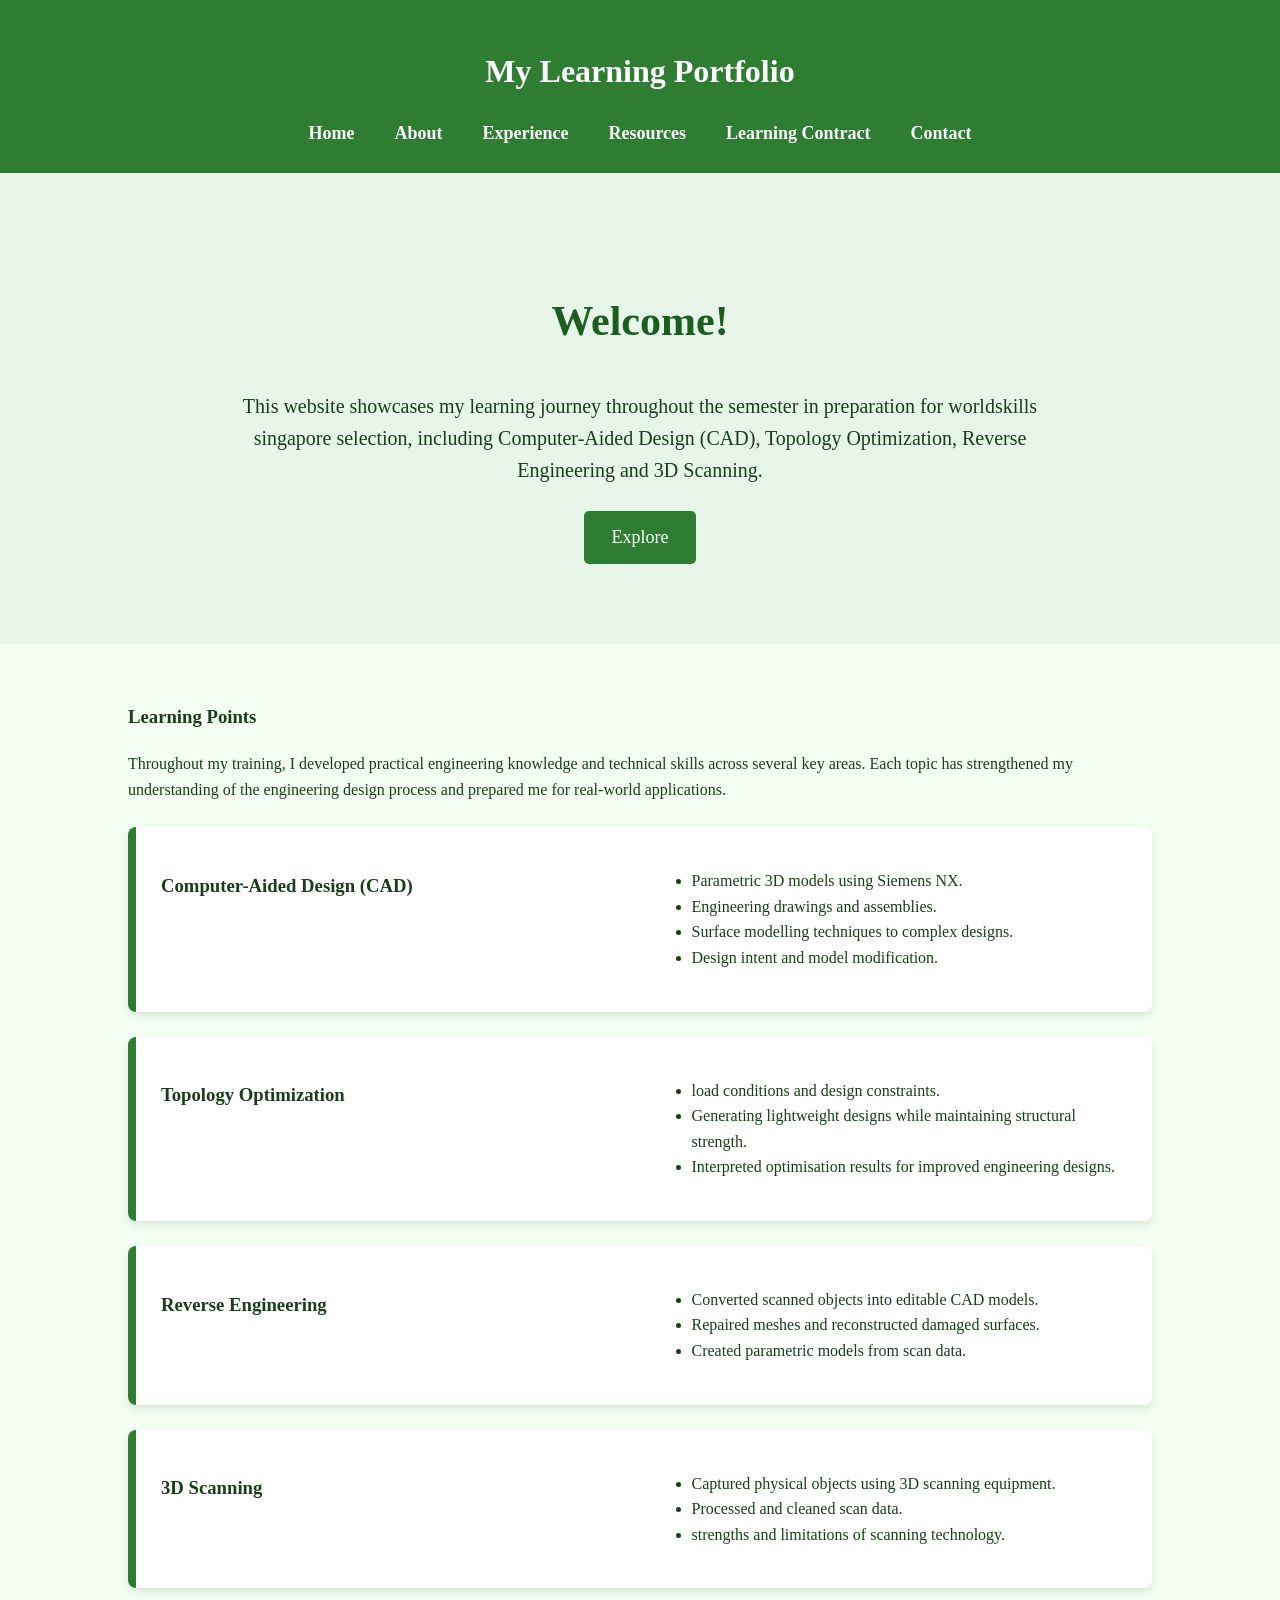
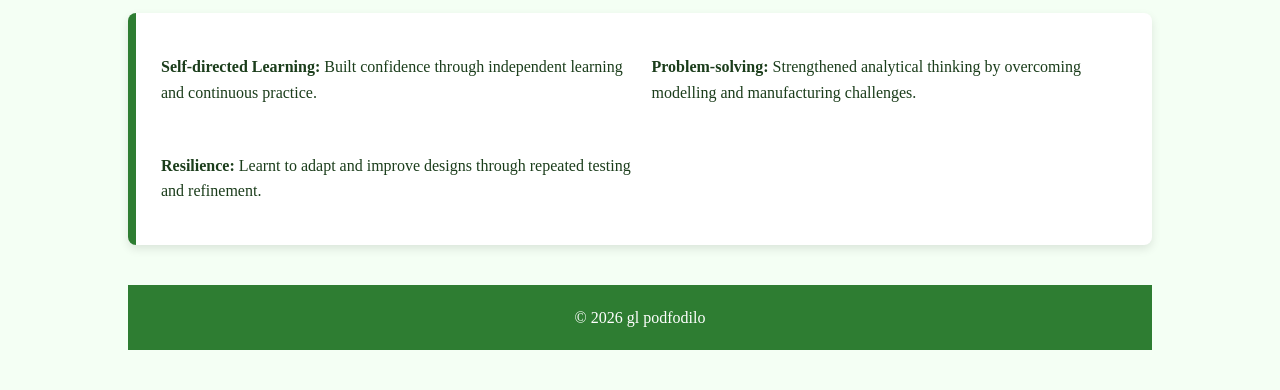
<file: index.html>
<!DOCTYPE html>
<html lang="en">
<head>
<meta charset="UTF-8">
<meta name="viewport" content="width=device-width, initial-scale=1.0">
<title>My Learning Portfolio</title>
<link rel="stylesheet" href="style.css">
</head>

<body>

<header>
    <h1>My Learning Portfolio</h1>
<nav>
<a href="index.html">Home</a>
<a href="about.html">About</a>
<a href="reflections.html">Experience</a>
<a href="resources.html">Resources</a>
<a href="learning-contract.html">Learning Contract</a>
<a href="contact.html">Contact</a>
</nav>
    
</header>

<section class="hero">
    <h2>Welcome!</h2>

    <p>
        This website showcases my learning journey throughout the semester in preparation for worldskills singapore selection,
        including Computer-Aided Design (CAD), Topology Optimization,
        Reverse Engineering and 3D Scanning.
    </p>

    <a href="reflections.html" class="button">Explore </a>
</section>

<div class="container">

    <h3>Learning Points</h3>

    <p>
        Throughout my training, I developed practical engineering knowledge and
        technical skills across several key areas. Each topic has strengthened my
        understanding of the engineering design process and prepared me for
        real-world applications.
    </p>

    <div class="card">
        <h3>Computer-Aided Design (CAD)</h3>
        <ul>
            <li>Parametric 3D models using Siemens NX.</li>
            <li>Engineering drawings and assemblies.</li>
            <li>Surface modelling techniques to complex designs.</li>
            <li>Design intent and model modification.</li>
        </ul>
    </div>

    <div class="card">
        <h3>Topology Optimization</h3>
        <ul>
            <li>load conditions and design constraints.</li>
            <li>Generating lightweight designs while maintaining structural strength.</li>
            <li>Interpreted optimisation results for improved engineering designs.</li>
        </ul>
    </div>

    <div class="card">
        <h3>Reverse Engineering</h3>
        <ul>
            <li>Converted scanned objects into editable CAD models.</li>
            <li>Repaired meshes and reconstructed damaged surfaces.</li>
            <li>Created parametric models from scan data.</li>
        </ul>
    </div>

    <div class="card">
        <h3>3D Scanning</h3>
        <ul>
            <li>Captured physical objects using 3D scanning equipment.</li>
            <li>Processed and cleaned scan data.</li>
            <li>strengths and limitations of scanning technology.</li>
        </ul>
    </div>

    <div class="card">
      
        <p><strong>Self-directed Learning:</strong> Built confidence through independent learning and continuous practice.</p>

        <p><strong>Problem-solving:</strong> Strengthened analytical thinking by overcoming modelling and manufacturing challenges.</p>

        <p><strong>Resilience:</strong> Learnt to adapt and improve designs through repeated testing and refinement.</p>

    </div>
    
<footer>
    © 2026 gl podfodilo
</footer>

</body>
</html>
</file>
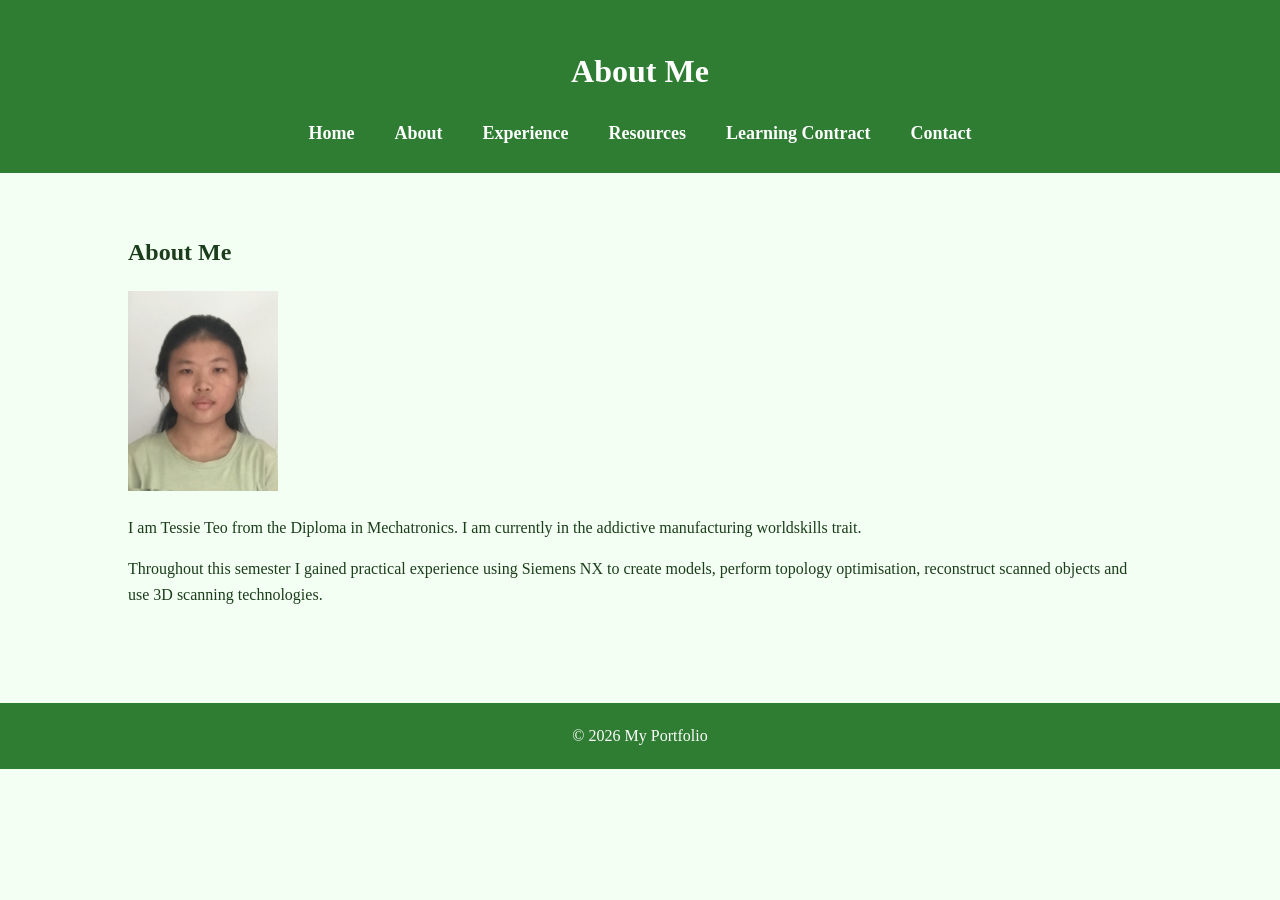
<file: about.html>
<!DOCTYPE html>
<html lang="en">
<head>
<meta charset="UTF-8">
<meta name="viewport" content="width=device-width, initial-scale=1.0">
<title>About</title>
<link rel="stylesheet" href="style.css">
</head>

<body>

<header>

<h1>About Me</h1>
<nav>
<a href="index.html">Home</a>
<a href="about.html">About</a>
<a href="reflections.html">Experience</a>
<a href="resources.html">Resources</a>
<a href="learning-contract.html">Learning Contract</a>
<a href="contact.html">Contact</a>
</nav>

</header>

<div class="container">

<h2>About Me</h2>

<img src="image/WhatsApp Image 2026-08-05 at 11.08.28 AM.jpeg" width="150">
<p>
I am Tessie Teo from the Diploma in Mechatronics. I am currently in the addictive manufacturing worldskills trait.
</p>

<p>
Throughout this semester I gained practical experience using Siemens NX
to create models, perform topology optimisation, reconstruct scanned
objects and use 3D scanning technologies.
</p>

</div>

</div>

<footer>
© 2026 My Portfolio
</footer>

</body>
</html>
</file>
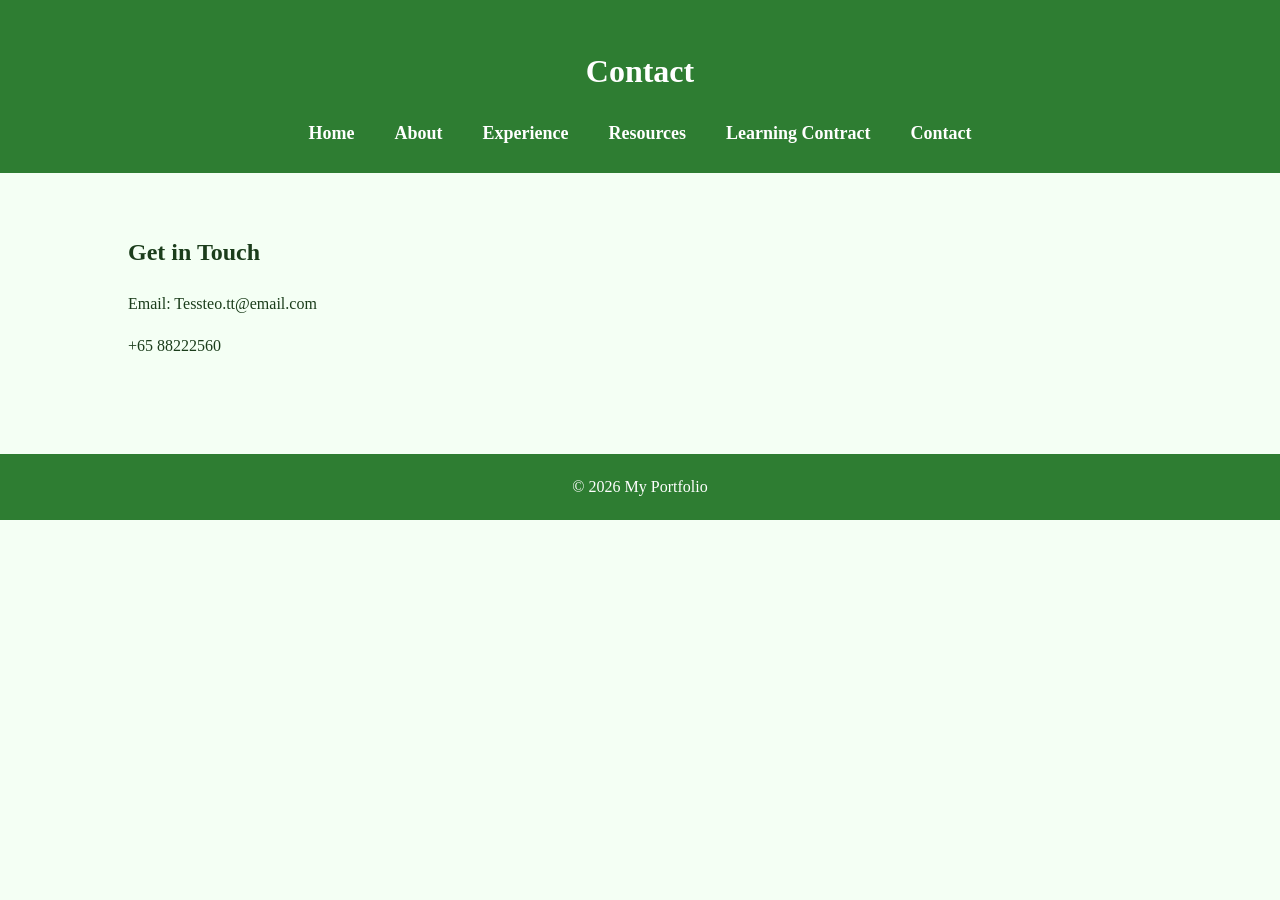
<file: contact.html>
<!DOCTYPE html>
<html lang="en">
<head>
<meta charset="UTF-8">
<meta name="viewport" content="width=device-width, initial-scale=1.0">
<title>Contact</title>
<link rel="stylesheet" href="style.css">
</head>

<body>

<header>

<h1>Contact</h1>

<nav>
<a href="index.html">Home</a>
<a href="about.html">About</a>
<a href="reflections.html">Experience</a>
<a href="resources.html">Resources</a>
<a href="learning-contract.html">Learning Contract</a>
<a href="contact.html">Contact</a>
</nav>
  
</header>

<div class="container">

<h2>Get in Touch</h2>

<p>Email: Tessteo.tt@email.com</p>

<p>+65 88222560</p>

</div>

<footer>
© 2026 My Portfolio
</footer>

</body>
</html>
</file>
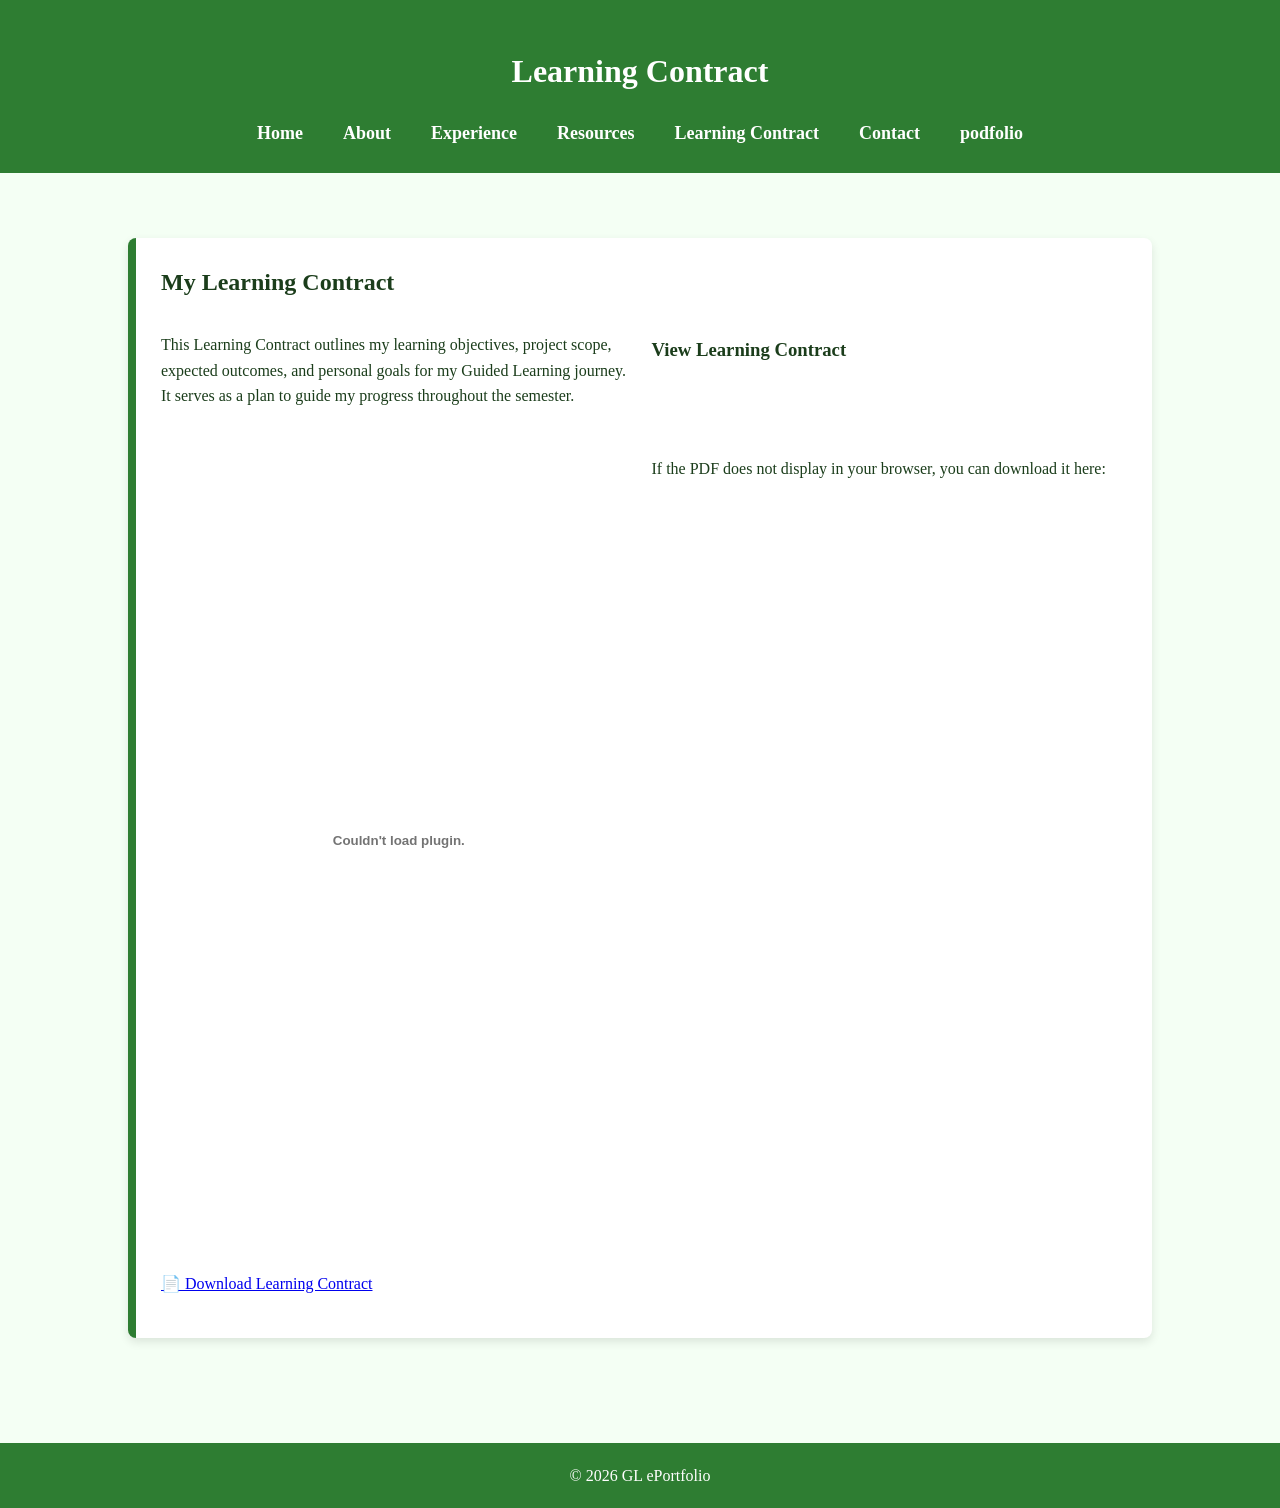
<file: learning-contract.html>
<!DOCTYPE html>
<html lang="en">
<head>
<meta charset="UTF-8">
<meta name="viewport" content="width=device-width, initial-scale=1.0">
<title>Learning Contract</title>
<link rel="stylesheet" href="style.css">
</head>

<body>

<header>

<h1>Learning Contract</h1>

<nav>
<a href="index.html">Home</a>
<a href="about.html">About</a>
<a href="reflections.html">Experience</a>
<a href="resources.html">Resources</a>
<a href="learning-contract.html">Learning Contract</a>
<a href="contact.html">Contact</a>
<a href="podfolio.html">podfolio</a>      
</nav>

</header>

<div class="container">

<div class="card">

<h2>My Learning Contract</h2>

<p>
This Learning Contract outlines my learning objectives, project scope, expected outcomes, and personal goals for my Guided Learning journey. It serves as a plan to guide my progress throughout the semester.
</p>

<h3>View Learning Contract</h3>

<embed src="pdf/Learning_Contract.pdf"
       type="application/pdf"
       width="100%"
       height="800px">

<p>
If the PDF does not display in your browser, you can download it here:
</p>

<p>
<a href="pdf/Learning_Contract.pdf" target="_blank">
📄 Download Learning Contract
</a>
</p>

</div>

</div>

<footer>
© 2026 GL ePortfolio
</footer>

</body>
</html>
</file>
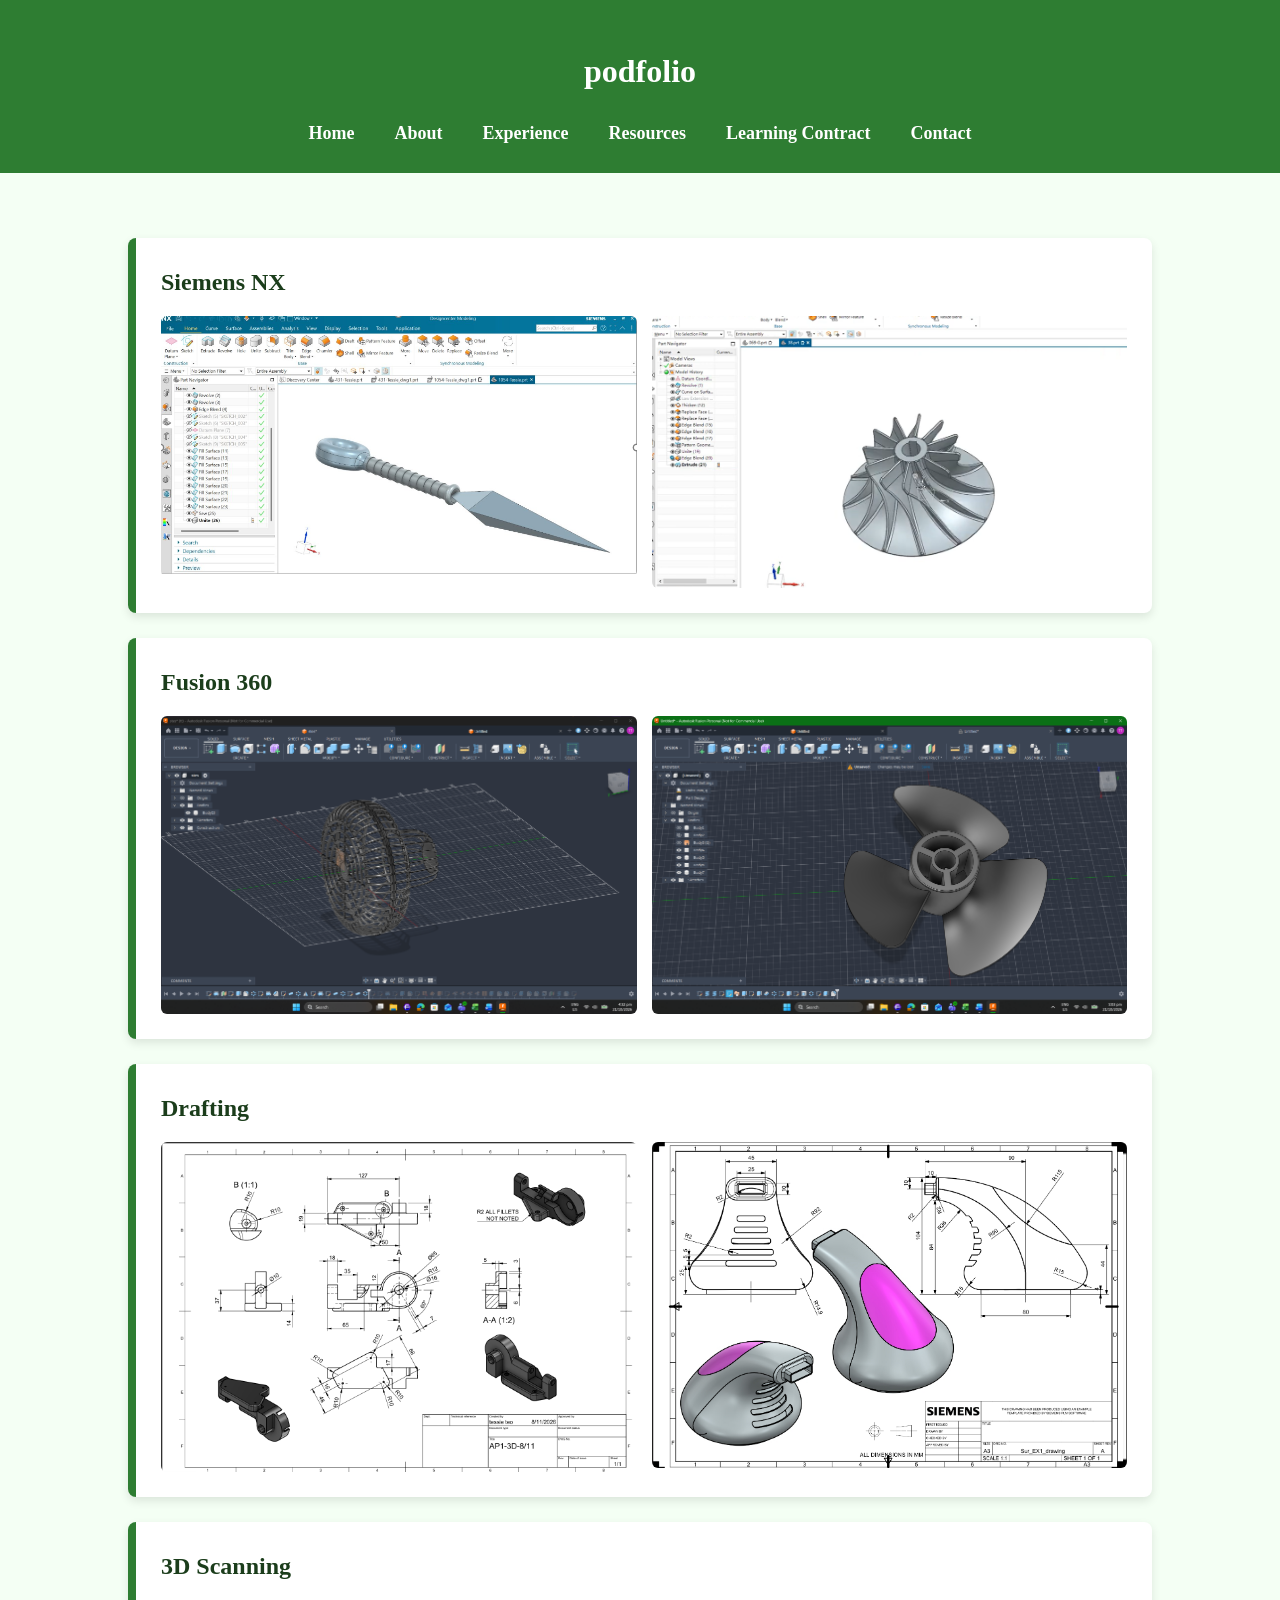
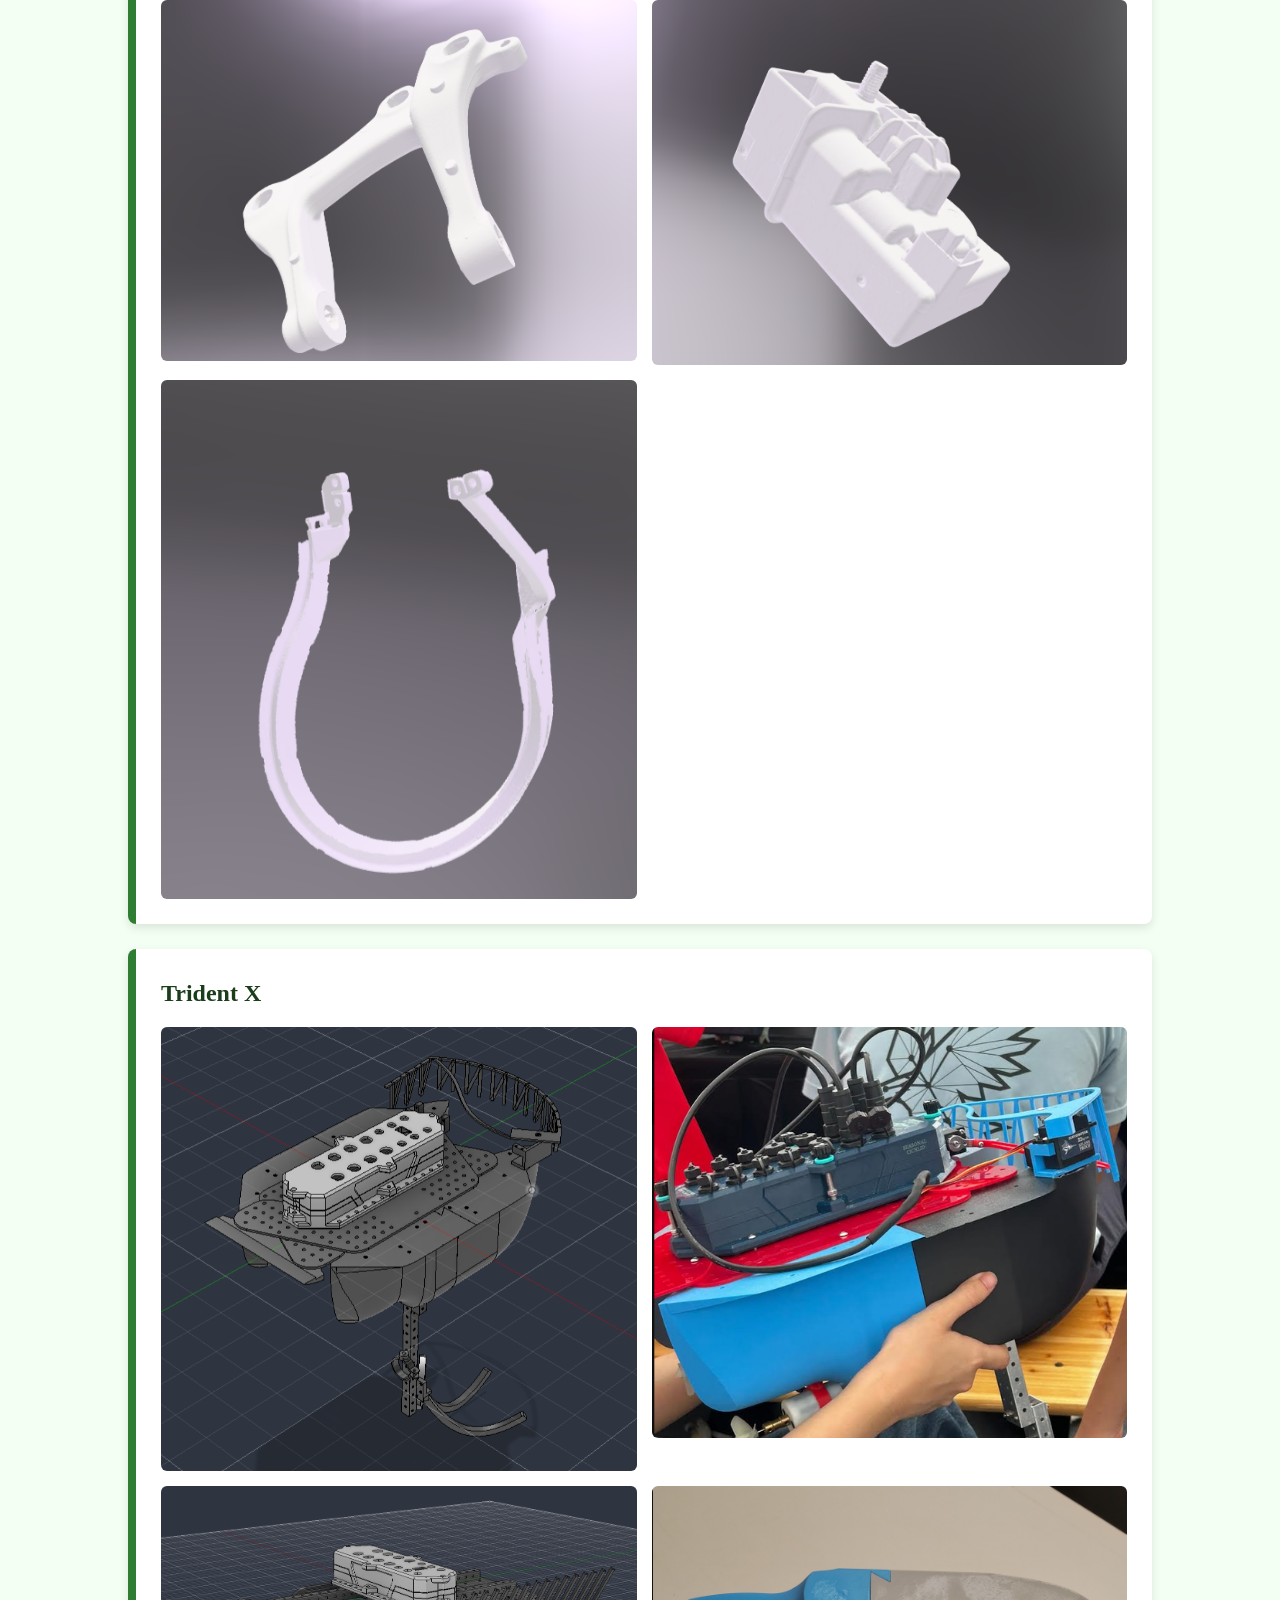
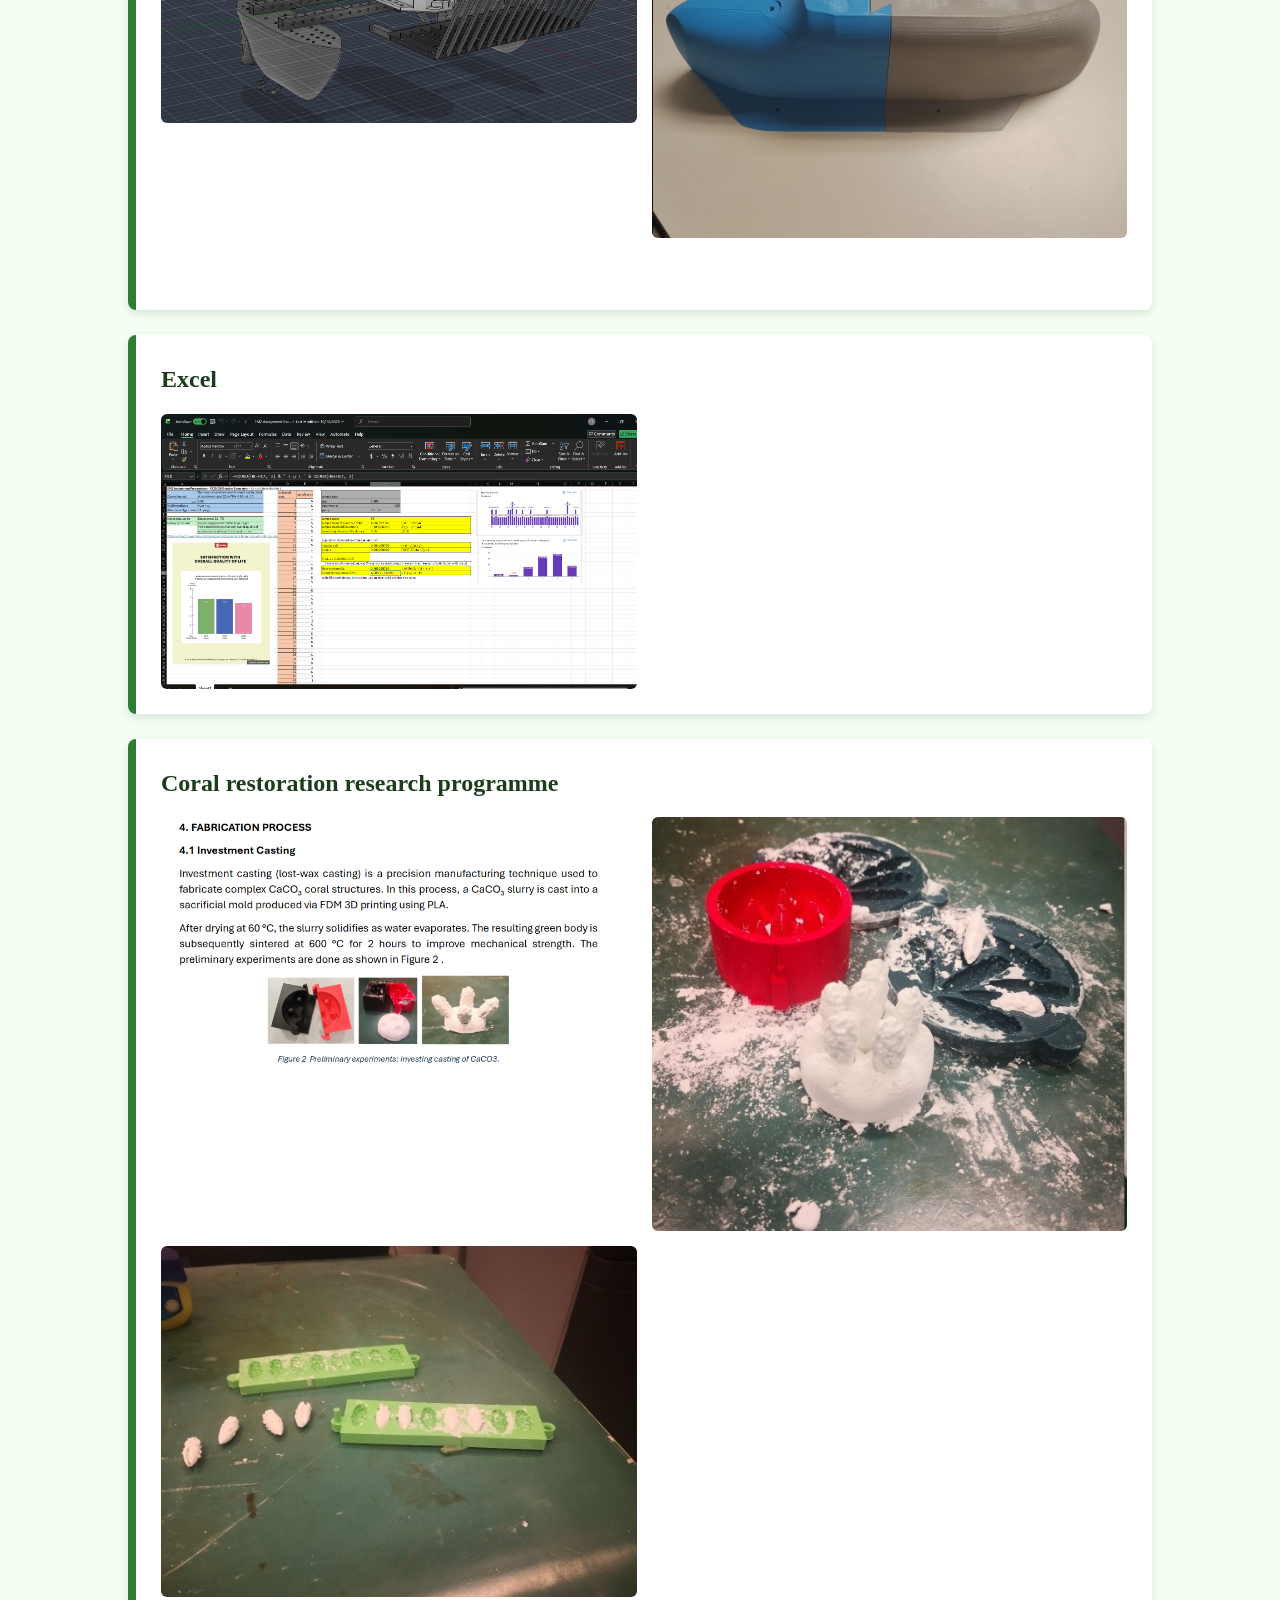
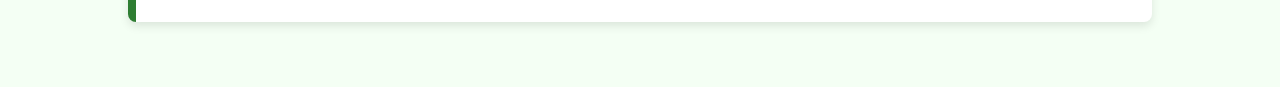
<file: podfolio.html>
<!DOCTYPE html>
<html lang="en">
<head>
<meta charset="UTF-8">
<meta name="viewport" content="width=device-width, initial-scale=1.0">
<title>Experience</title>
<link rel="stylesheet" href="style.css">
</head>

<body>

<header>

<h1>podfolio</h1>
<nav>
<a href="index.html">Home</a>
<a href="about.html">About</a>
<a href="reflections.html">Experience</a>
<a href="resources.html">Resources</a>
<a href="learning-contract.html">Learning Contract</a>
<a href="contact.html">Contact</a>
</nav>

</header>

<div class="container">

<div class="card">
<h2>Siemens NX</h2>
<img src="image/Screenshot 2026-11-21 160517.png" class="full-image">
<img src="image/Screenshot 2026-11-21 160207.png" class="full-image">
</p>



</div>
<div class="card">
<h2>Fusion 360</h2>
<img src="image/Screenshot 2026-10-21 163247.png" class="full-image">
<img src="image/Screenshot 2026-10-21 170310.png" class="full-image">

</p>

</div>
<div class="card">
<h2>Drafting</h2>
<img src="image/Screenshot 2026-11-21 145444.png" class="full-image">
<img src="image/Screenshot 2026-11-21 154632.png" class="full-image">
</p>





</div>
<div class="card">
<h2>3D Scanning </h2>
<img src="image/Screenshot 2026-11-21 153745.png" class="full-image">
<img src="image/Screenshot 2026-11-21 153643.png" class="full-image">
<img src="image/Screenshot 2026-11-21 154013.png" class="full-image">
<p>



</div>
<div class="card">
<h2>Trident X</h2>
<img src="image/Screenshot 2026-11-22 110858.png" class="full-image">
<img src="image/Screenshot 2026-11-22 114053.png" class="full-image">
<img src="image/Screenshot 2026-11-22 110835.png" class="full-image">
<img src="image/Screenshot 2026-11-22 113421.png" class="full-image">
<p>

</div>
<div class="card">
<h2>Excel</h2>
<img src="image/Screenshot 2026-11-23 090820.png" class="full-image" >
<p>


</div>
<div class="card">
<h2>Coral restoration research programme</h2>
    
<img src="image/Screenshot 2026-11-22 122205.png" class="full-image">
<img src="image/mouldbroken.jpg" class="full-image">
<img src="image/branches.jpg" class="full-image">
<p>

</div>
    
</body>
</html>
</file>
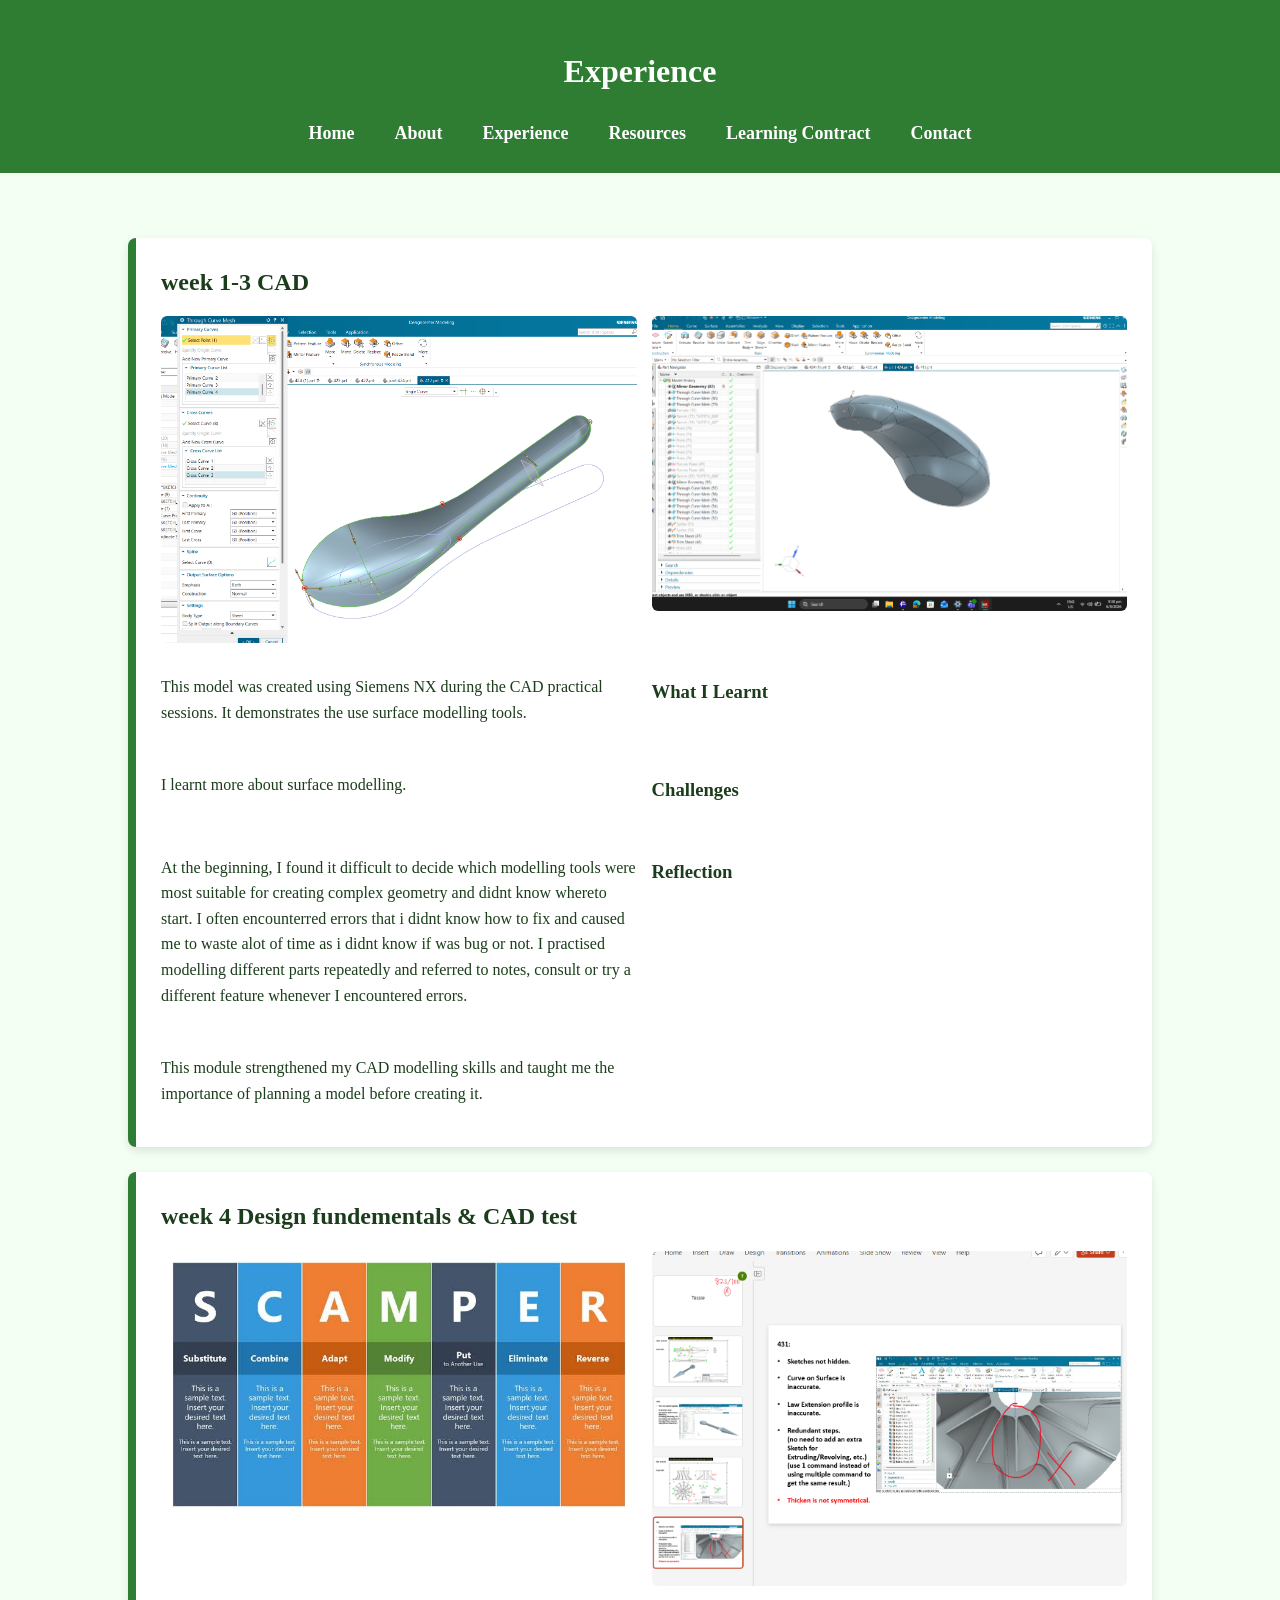
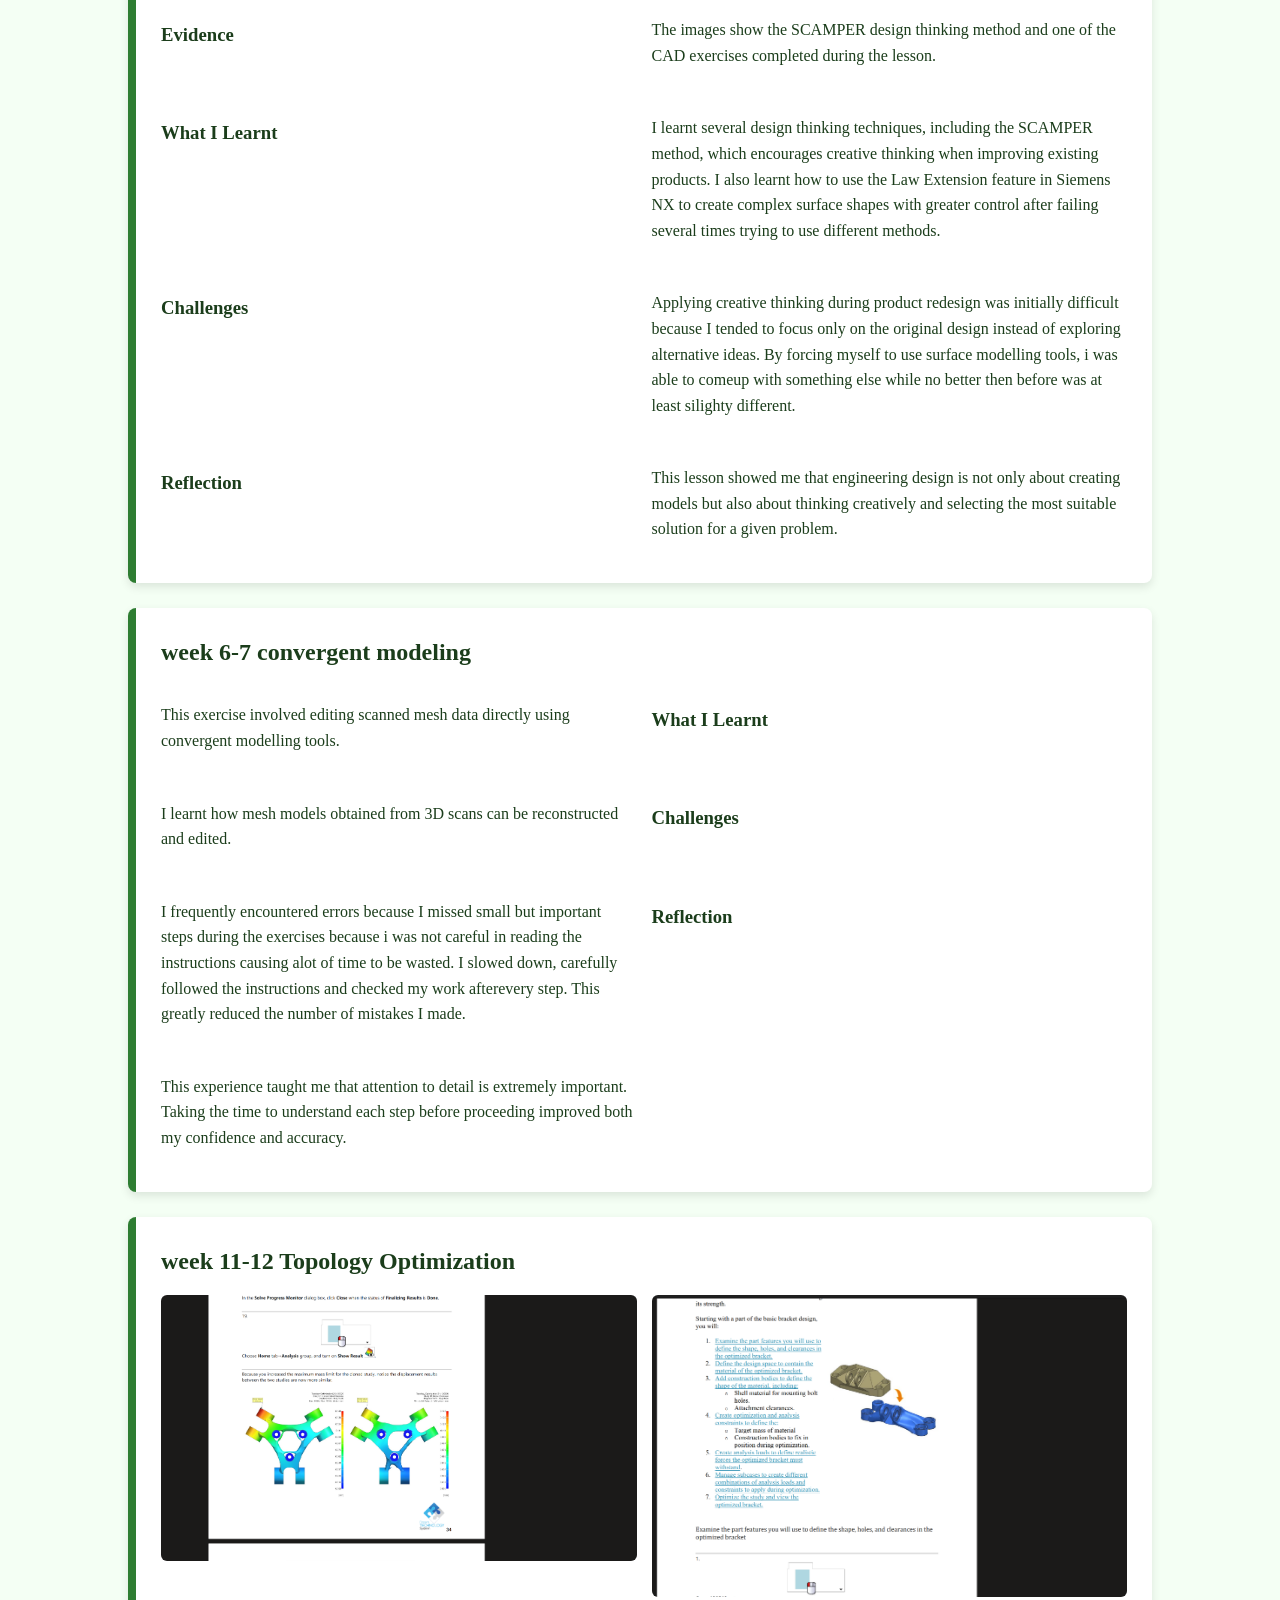
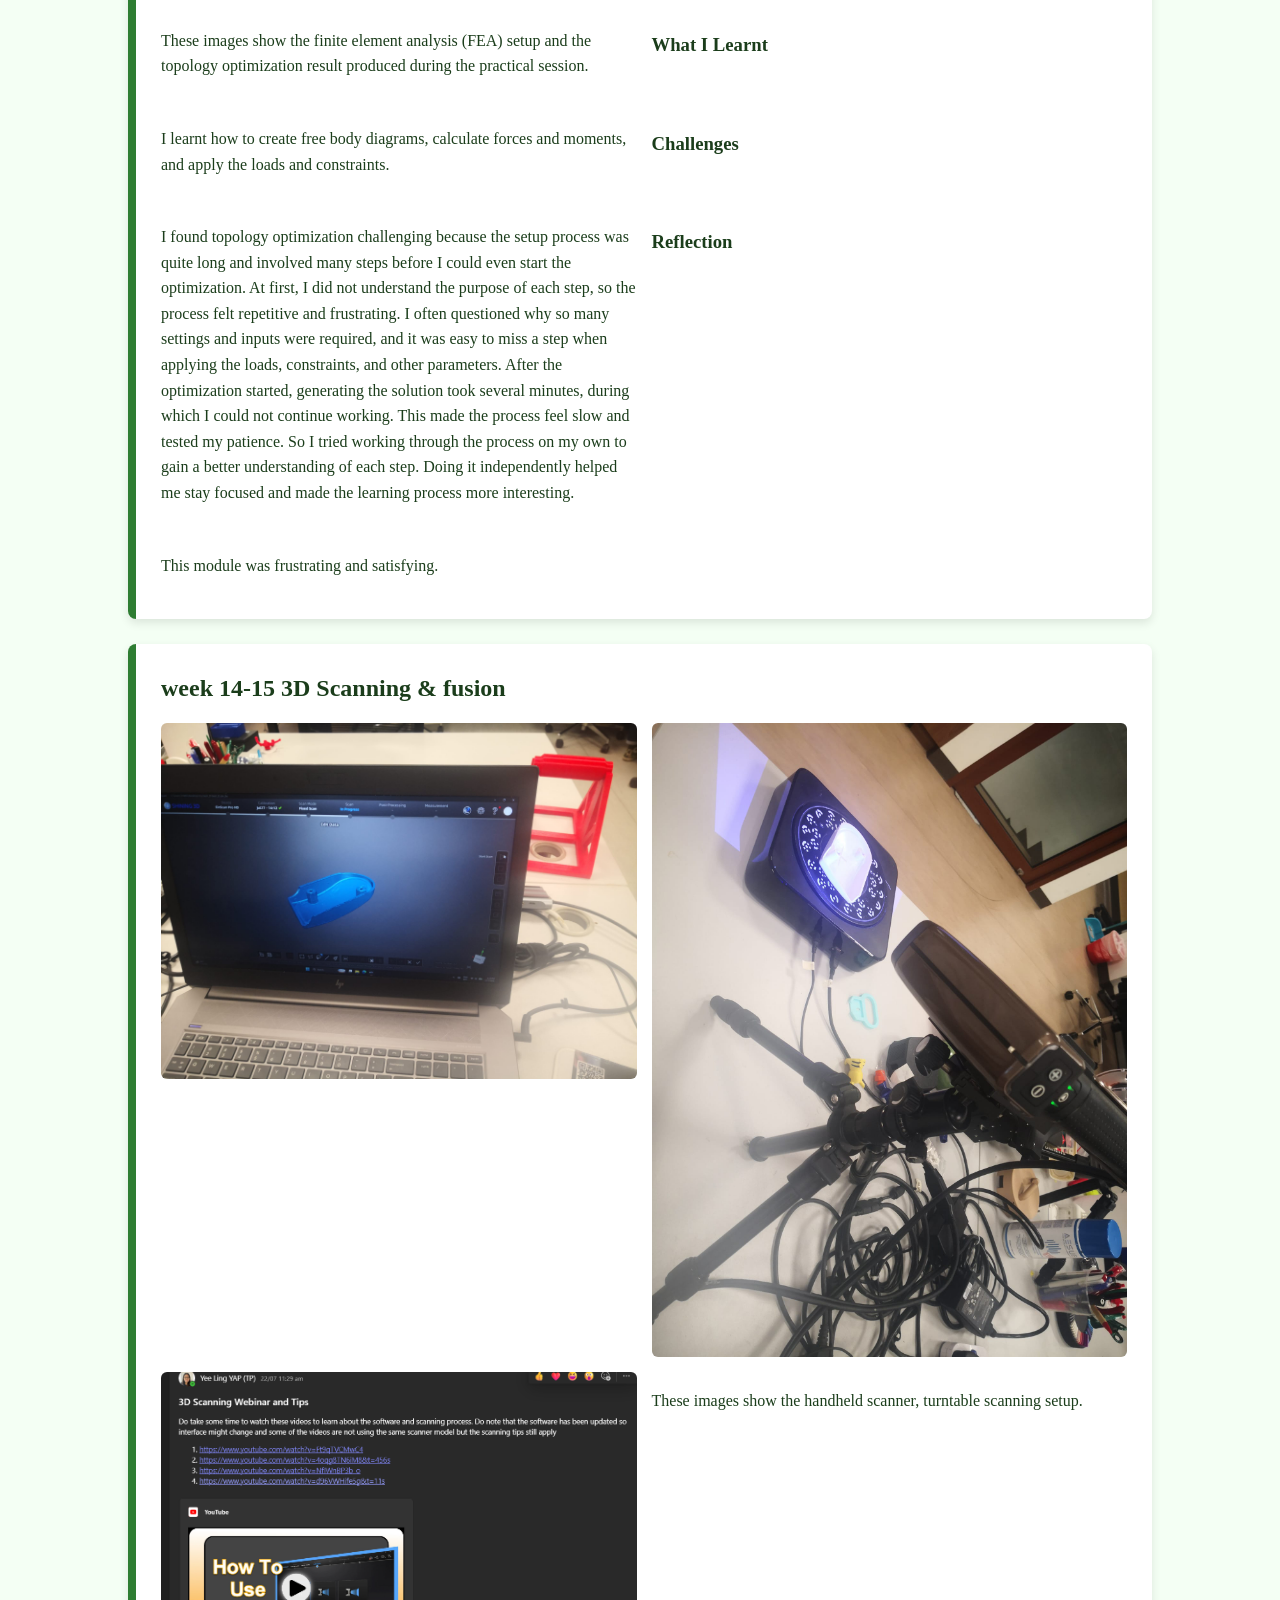
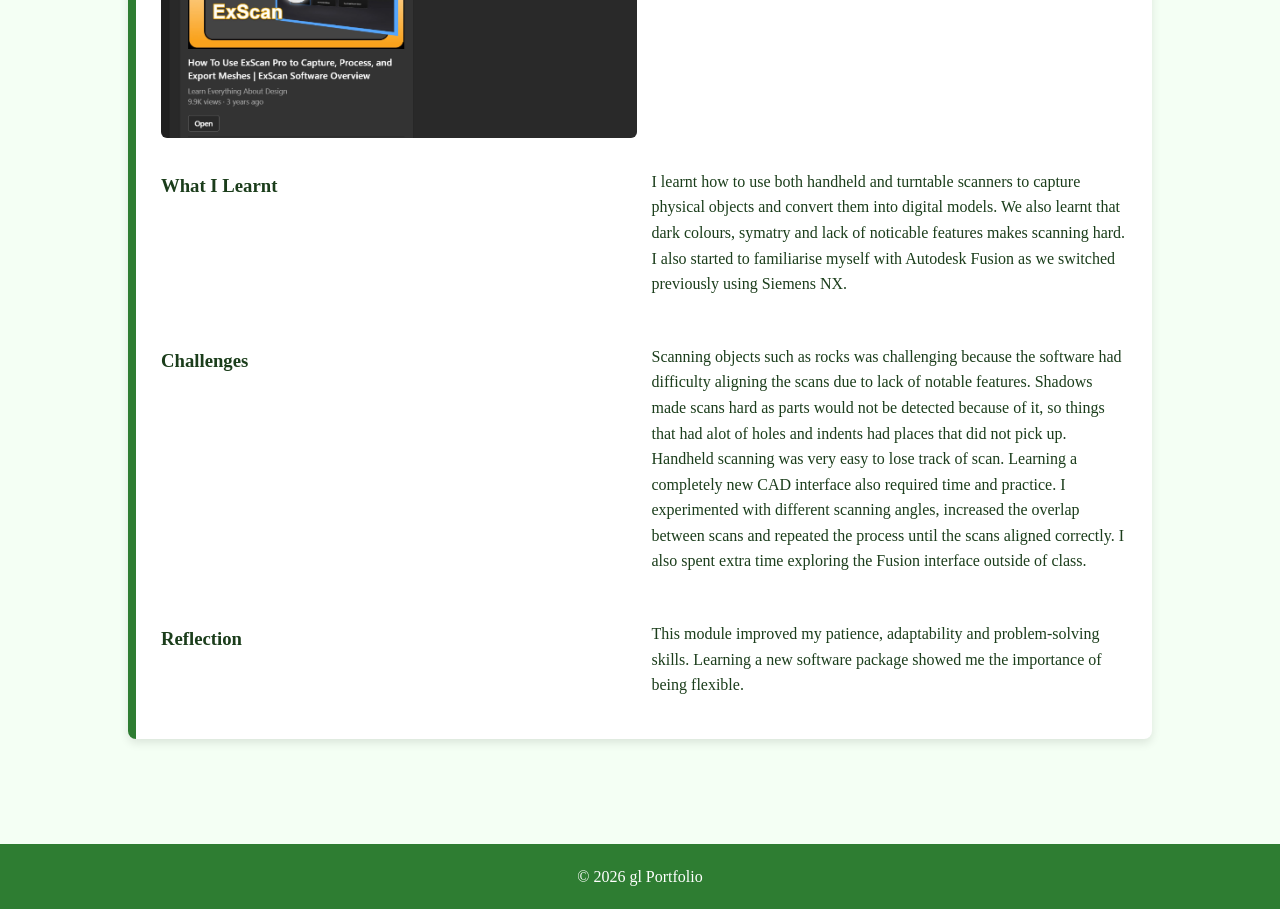
<file: reflections.html>
<!DOCTYPE html>
<html lang="en">
<head>
<meta charset="UTF-8">
<meta name="viewport" content="width=device-width, initial-scale=1.0">
<title>Experience</title>
<link rel="stylesheet" href="style.css">
</head>

<body>

<header>

<h1>Experience</h1>
<nav>
<a href="index.html">Home</a>
<a href="about.html">About</a>
<a href="reflections.html">Experience</a>
<a href="resources.html">Resources</a>
<a href="learning-contract.html">Learning Contract</a>
<a href="contact.html">Contact</a>
</nav>

</header>

<div class="container">

<div class="card">
<h2>week 1-3 CAD</h2>
<img src="image/Screenshot 2026-08-06 213753.png" class="full-image">
<img src="image/Screenshot 2026-08-06 213813.png" class="full-image">
<p>
This model was created using Siemens NX during the CAD practical sessions. It demonstrates the use surface modelling tools.
</p>

<h3>What I Learnt</h3>
<p>
I learnt more about surface modelling.
</p>

<h3>Challenges</h3>
<p>
At the beginning, I found it difficult to decide which modelling tools were most suitable for creating complex geometry and didnt know whereto start. I often encounterred errors that i didnt know how to fix and caused me to waste alot of time as i didnt know if was bug or not.

I practised modelling different parts repeatedly and referred to notes, consult or try a different feature whenever I encountered errors.
</p>

<h3>Reflection</h3>
<p>
This module strengthened my CAD modelling skills and taught me the importance of planning a model before creating it. 
</p>

</div>
<div class="card">
<h2>week 4 Design fundementals & CAD test</h2>
<img src="image/scamper.jpg" class="full-image">
<img src="image/Screenshot 2026-08-06 110101.png" class="full-image">
<h3>Evidence</h3>
<p>
The images show the SCAMPER design thinking method and one of the CAD exercises completed during the lesson.
</p>

<h3>What I Learnt</h3>
<p>
I learnt several design thinking techniques, including the SCAMPER method, which encourages creative thinking when improving existing products. I also learnt how to use the Law Extension feature in Siemens NX to create complex surface shapes with greater control after failing several times trying to use different methods.
</p>

<h3>Challenges</h3>
<p>
Applying creative thinking during product redesign was initially difficult because I tended to focus only on the original design instead of exploring alternative ideas.

By forcing myself to use surface modelling tools, i was able to comeup with something else while no better then before was at least silighty different.
</p>

<h3>Reflection</h3>
<p>
This lesson showed me that engineering design is not only about creating models but also about thinking creatively and selecting the most suitable solution for a given problem.
</p>

</div>
<div class="card">
<h2>week 6-7 convergent modeling</h2>

<p>
This exercise involved editing scanned mesh data directly using convergent
modelling tools.
</p>

<h3>What I Learnt</h3>
<p>
I learnt how mesh models obtained from 3D scans can be reconstructed and edited.
</p>

<h3>Challenges</h3>
<p>
I frequently encountered errors because I missed small but important steps during the exercises because i was not careful in reading the instructions causing alot of time to be wasted.

I slowed down, carefully followed the instructions and checked my work afterevery step. This greatly reduced the number of mistakes I made.
</p>

<h3>Reflection</h3>
<p>
This experience taught me that attention to detail is extremely important. Taking the time to understand each step before proceeding improved both my confidence and accuracy.
</p>

</div>

<div class="card">
<h2>week 11-12 Topology Optimization</h2>
<img src="image/fea.png" class="full-image">
<img src="image/fea2.png" class="full-image">
<p>
These images show the finite element analysis (FEA) setup and the topology optimization result produced during the practical session.
</p>

<h3>What I Learnt</h3>
<p>
I learnt how to create free body diagrams, calculate forces and moments, and apply the loads and constraints.
</p>

<h3>Challenges</h3>
<p>
I found topology optimization challenging because the setup process was quite long and involved many steps before I could even start the optimization. At first, I did not understand the purpose of each step, so the process felt repetitive and frustrating. I often questioned why so many settings and inputs were required, and it was easy to miss a step when applying the loads, constraints, and other parameters. After the optimization started, generating the solution took several minutes, during which I could not continue working. This made the process feel slow and tested my patience.

So I tried working through the process on my own to gain a better understanding of each step. Doing it independently helped me stay focused and made the learning process more interesting.
</p>

<h3>Reflection</h3>
<p>
This module was frustrating and satisfying.

</div>
<div class="card">
<h2>week 14-15 3D Scanning & fusion </h2>
<img src="image/3dscan1.jpeg" class="full-image">
<img src="image/3dscan2.jpeg" class="full-image">
<img src="image/3dscan3.png" class="full-image">
<p>
These images show the handheld scanner, turntable scanning setup.
</p>

<h3>What I Learnt</h3>
<p>
I learnt how to use both handheld and turntable scanners to capture physical objects and convert them into digital models. We also learnt that dark colours, symatry and lack of noticable features makes scanning hard. I also started to familiarise myself with Autodesk Fusion as we switched previously using Siemens NX.
</p>

<h3>Challenges</h3>
<p>
Scanning objects such as rocks was challenging because the software had difficulty aligning the scans due to lack of notable features. Shadows made scans hard as parts would not be detected because of it, so things that had alot of holes and indents had places that did not pick up. Handheld scanning was very easy to lose track of scan. Learning a completely new CAD interface also required time and practice.

I experimented with different scanning angles, increased the overlap between scans and repeated the process until the scans aligned correctly. I also spent extra time exploring the Fusion interface outside of class.
</p>

<h3>Reflection</h3>
<p>
This module improved my patience, adaptability and problem-solving skills. Learning a new software package showed me the importance of being flexible.
</p>

</div>
  
</div>

<footer>
© 2026 gl Portfolio
</footer>

</body>
</html>
</file>
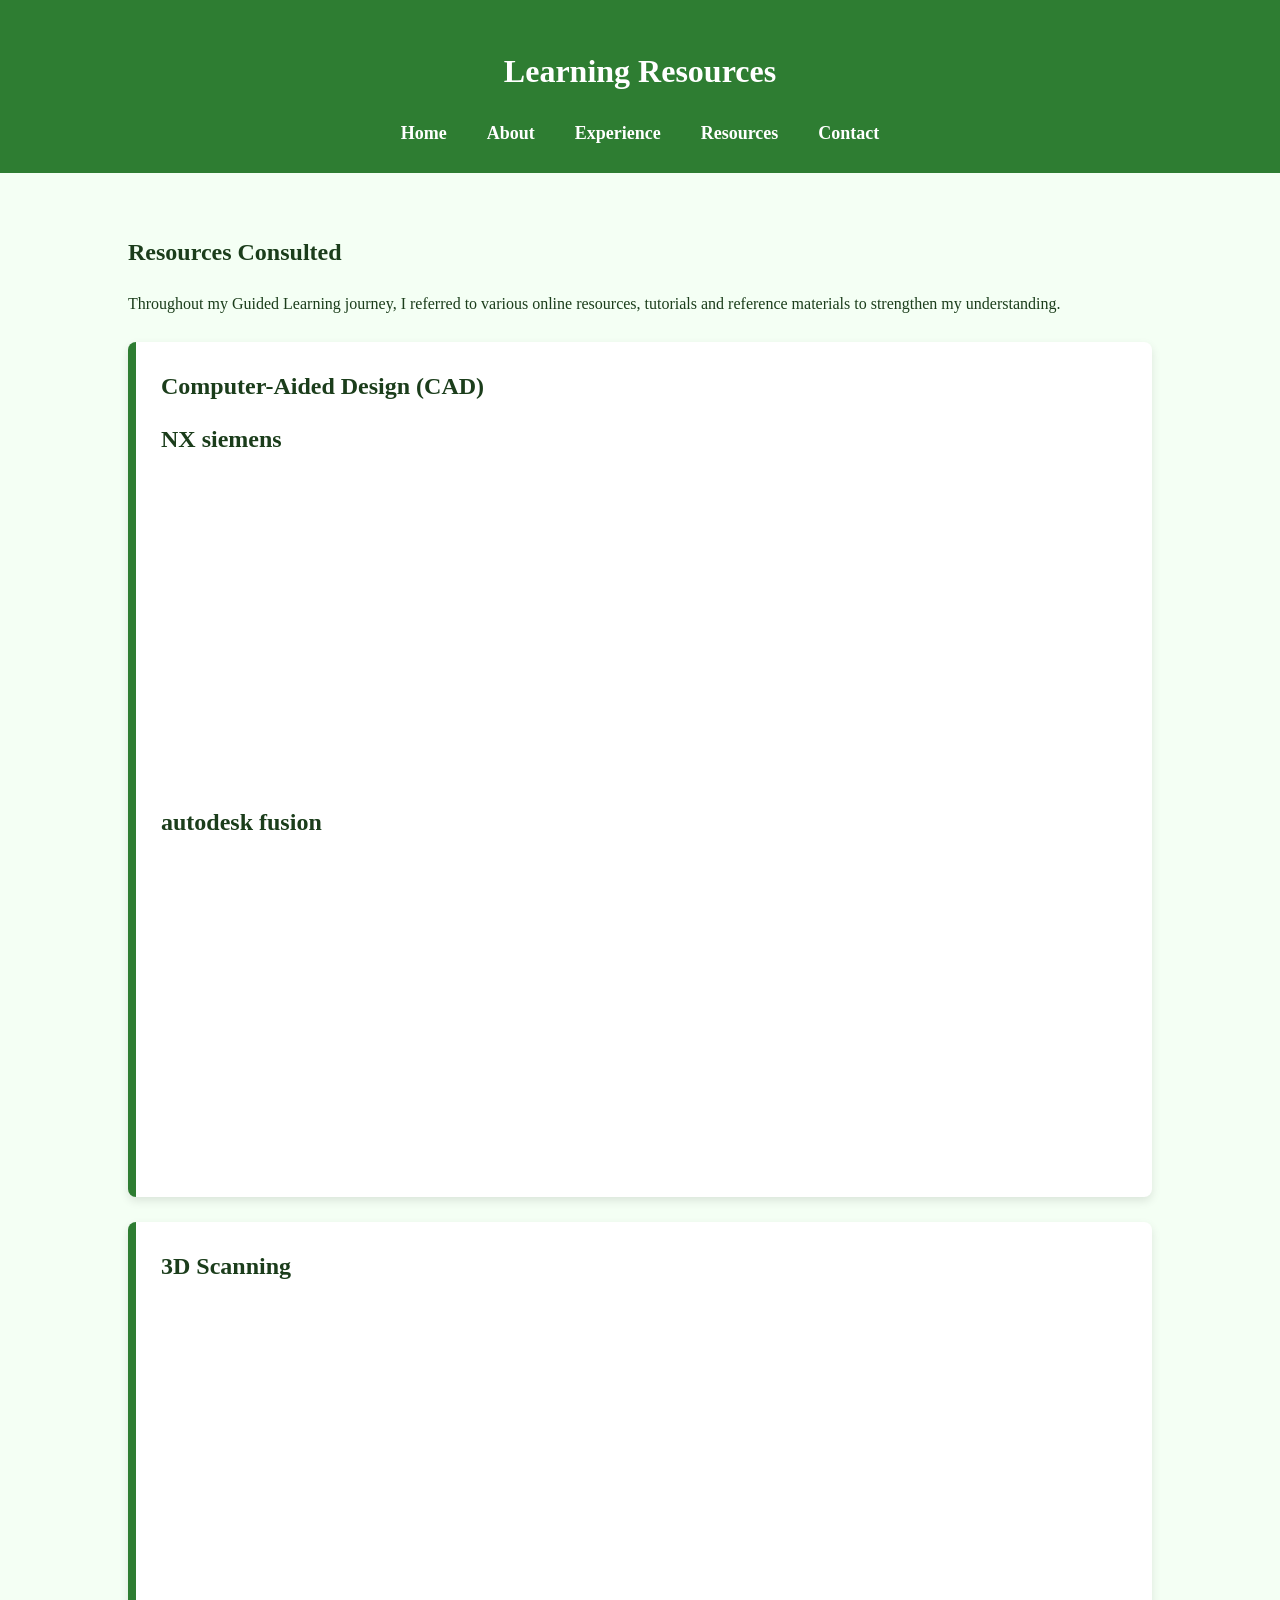
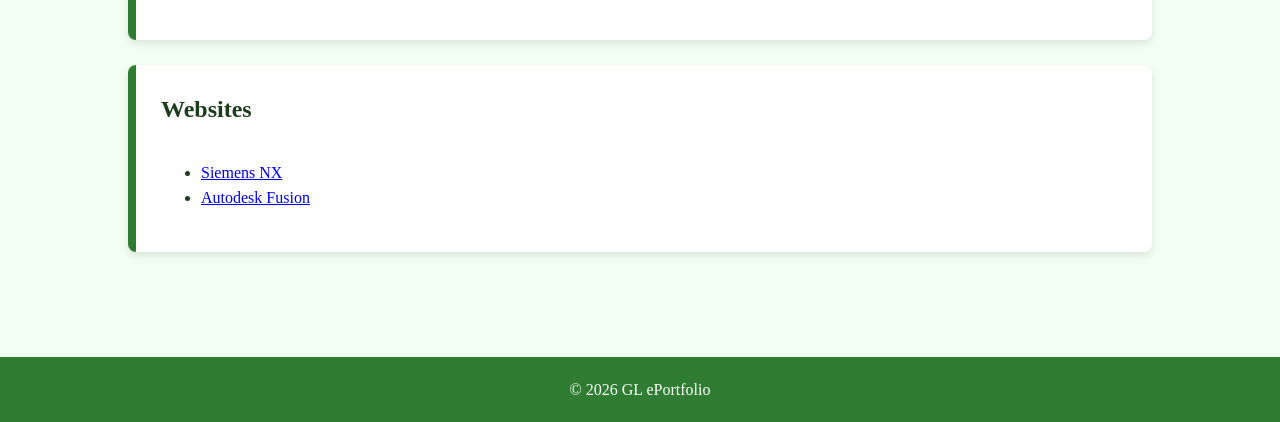
<file: Resources.html>
<!DOCTYPE html>
<html lang="en">
<head>
<meta charset="UTF-8">
<meta name="viewport" content="width=device-width, initial-scale=1.0">
<title>Resources</title>
<link rel="stylesheet" href="style.css">
</head>

<body>

<header>

<h1>Learning Resources</h1>

<nav>
<a href="index.html">Home</a>
<a href="about.html">About</a>
<a href="reflections.html">Experience</a>
<a href="resources.html">Resources</a>
<a href="contact.html">Contact</a>
</nav>

</header>

<div class="container">

<h2>Resources Consulted</h2>

<p>
Throughout my Guided Learning journey, I referred to various online resources,
tutorials and reference materials to strengthen my understanding.
</p>

<!-- CAD -->

<div class="card">

<h2>Computer-Aided Design (CAD)</h2>
<h2>NX siemens</h2>
<iframe width="560" height="315"
src="https://www.youtube.com/embed/t7uc9xR6ecA?si=Zi9xM6lKXOOrMkjW"
title="CAD Tutorial"
frameborder="0"
allowfullscreen>
</iframe>

<h2>autodesk fusion</h2>
<iframe width="560" height="315"
src="https://www.youtube.com/embed/WKb3mRkgTwg?si=K6FBq8lmalPzzZmV"
title="CAD Tutorial"
frameborder="0"
allowfullscreen>
</iframe>

</div>

<!-- 3D Scanning -->

<div class="card">

<h2>3D Scanning</h2>

<iframe width="560" height="315"
src="https://www.youtube.com/embed/Ft9qTVCMwC4?si=CrTFkm75sdyXG0bd"
title="3D Scanning"
frameborder="0"
allowfullscreen>
</iframe>

</div>

<!-- Websites -->

<div class="card">

<h2>Websites</h2>

<ul>
<li><a href="https://training.plm.automation.siemens.com/index.cfm" target="_blank">Siemens NX</a></li>

<li><a href="https://www.autodesk.com/products/fusion-360" target="_blank">Autodesk Fusion</a></li>


</ul>

</div>

</div>

<footer>
© 2026 GL ePortfolio
</footer>

</body>
</html>
</file>
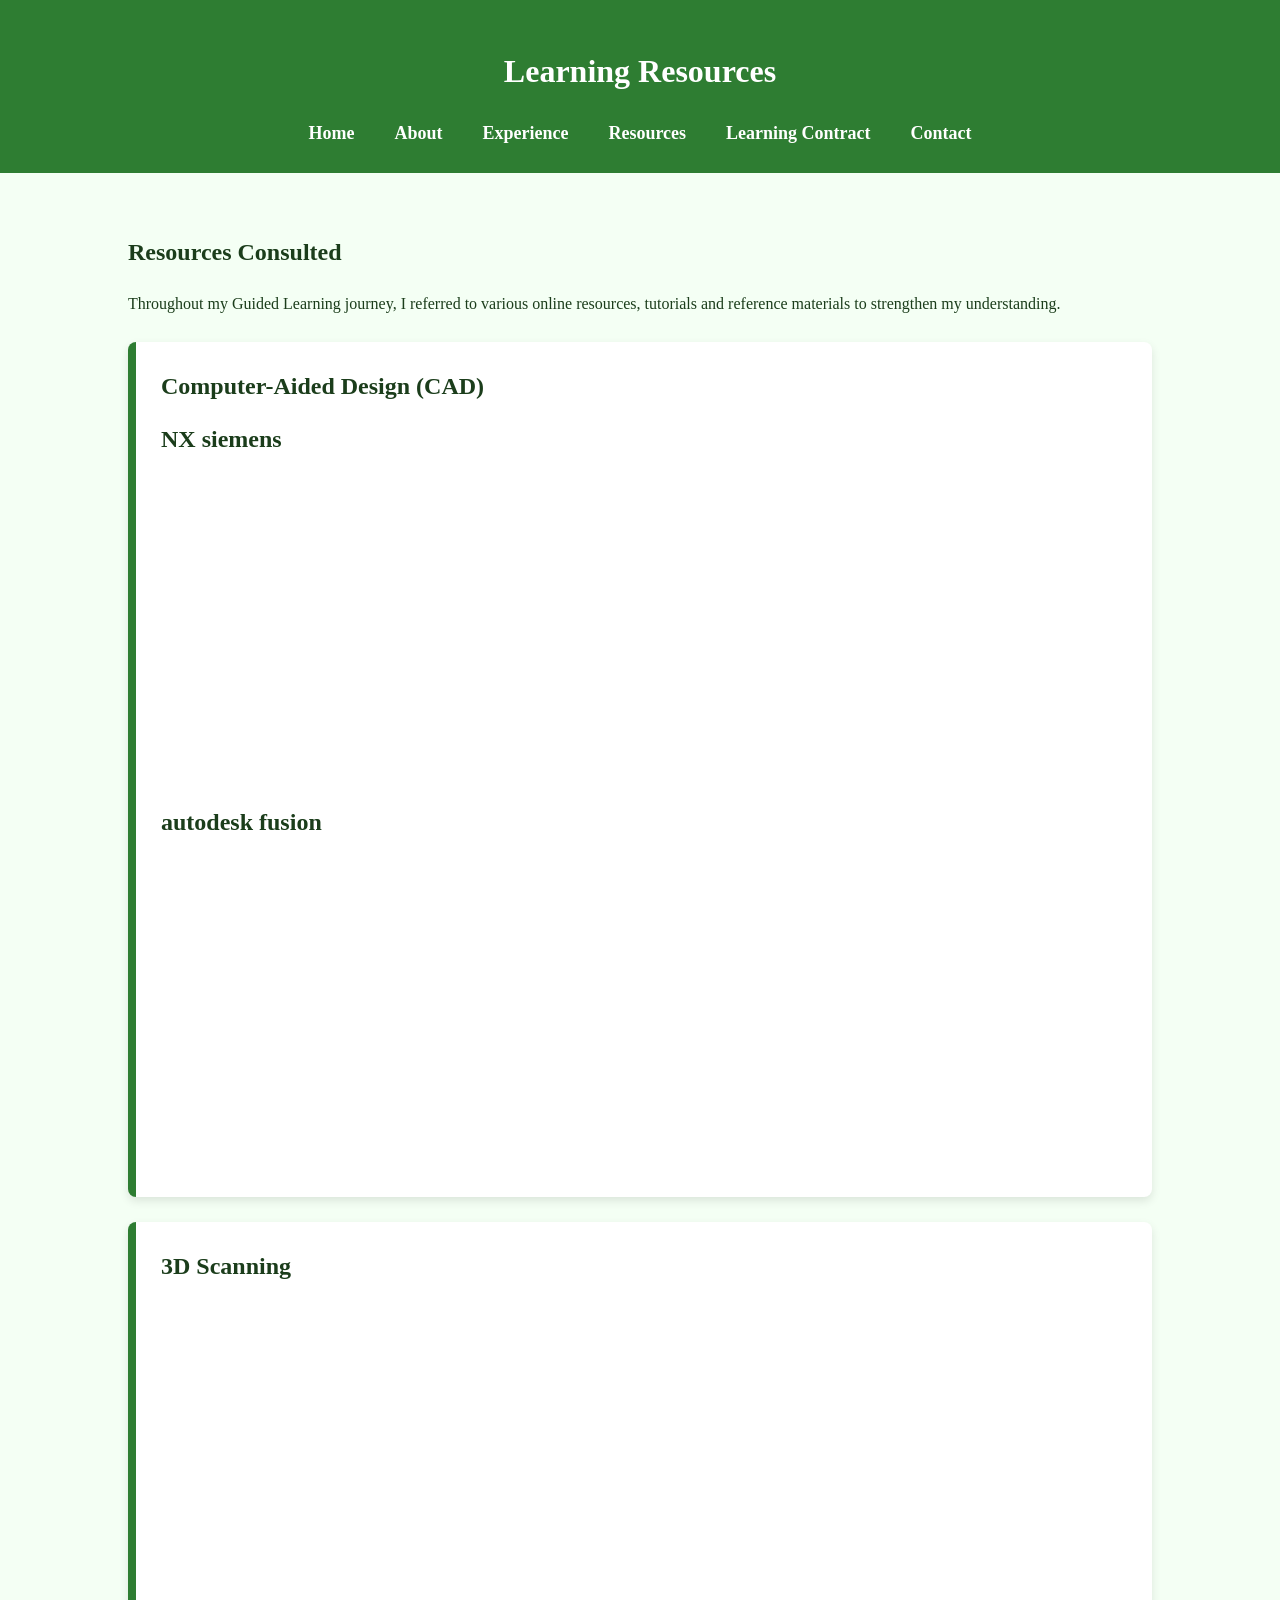
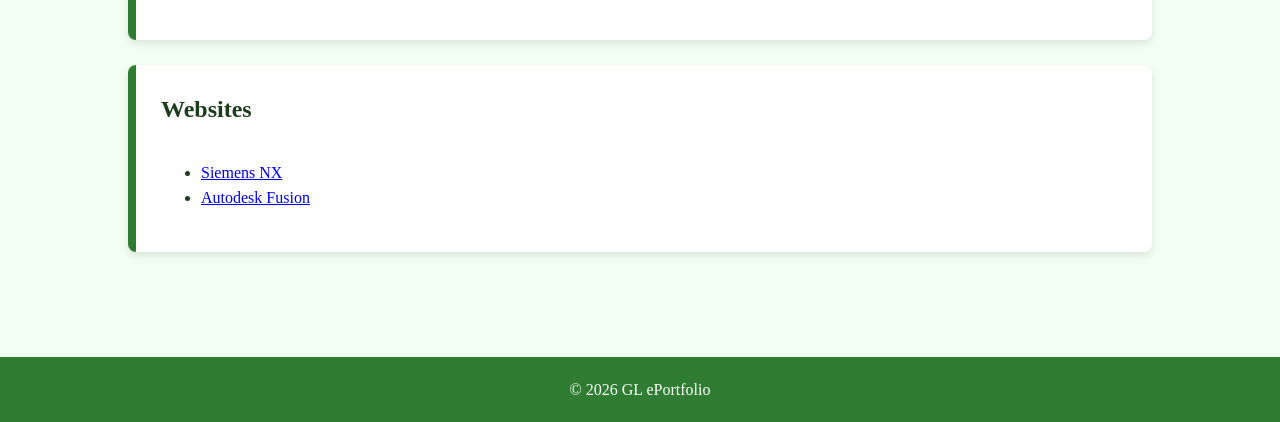
<file: resources.html>
<!DOCTYPE html>
<html lang="en">
<head>
<meta charset="UTF-8">
<meta name="viewport" content="width=device-width, initial-scale=1.0">
<title>Resources</title>
<link rel="stylesheet" href="style.css">
</head>

<body>

<header>

<h1>Learning Resources</h1>

<nav>
<a href="index.html">Home</a>
<a href="about.html">About</a>
<a href="reflections.html">Experience</a>
<a href="resources.html">Resources</a>
<a href="learning-contract.html">Learning Contract</a>
<a href="contact.html">Contact</a>
</nav>

</header>

<div class="container">

<h2>Resources Consulted</h2>

<p>
Throughout my Guided Learning journey, I referred to various online resources,
tutorials and reference materials to strengthen my understanding.
</p>

<!-- CAD -->

<div class="card">

<h2>Computer-Aided Design (CAD)</h2>
<h2>NX siemens</h2>
<iframe width="560" height="315"
src="https://www.youtube.com/embed/t7uc9xR6ecA?si=Zi9xM6lKXOOrMkjW"
title="CAD Tutorial"
frameborder="0"
allowfullscreen>
</iframe>

<h2>autodesk fusion</h2>
<iframe width="560" height="315"
src="https://www.youtube.com/embed/WKb3mRkgTwg?si=K6FBq8lmalPzzZmV"
title="CAD Tutorial"
frameborder="0"
allowfullscreen>
</iframe>

</div>

<!-- 3D Scanning -->

<div class="card">

<h2>3D Scanning</h2>

<iframe width="560" height="315"
src="https://www.youtube.com/embed/Ft9qTVCMwC4?si=CrTFkm75sdyXG0bd"
title="3D Scanning"
frameborder="0"
allowfullscreen>
</iframe>

</div>

<!-- Websites -->

<div class="card">

<h2>Websites</h2>

<ul>
<li><a href="https://training.plm.automation.siemens.com/index.cfm" target="_blank">Siemens NX</a></li>

<li><a href="https://www.autodesk.com/products/fusion-360" target="_blank">Autodesk Fusion</a></li>


</ul>

</div>

</div>

<footer>
© 2026 GL ePortfolio
</footer>

</body>
</html>
</file>
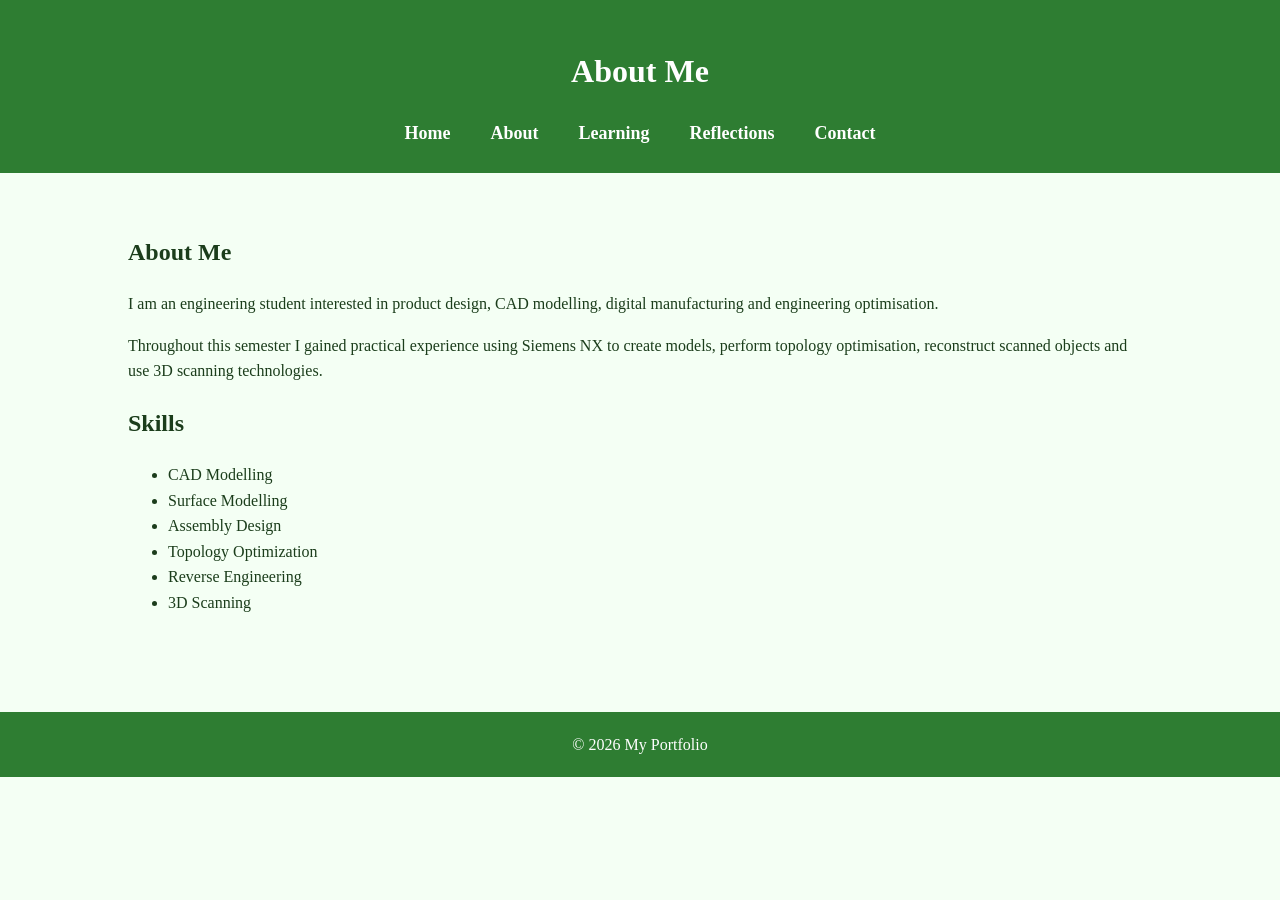
<file: podfodilo/about.html>
<!DOCTYPE html>
<html lang="en">
<head>
<meta charset="UTF-8">
<meta name="viewport" content="width=device-width, initial-scale=1.0">
<title>About</title>
<link rel="stylesheet" href="style.css">
</head>

<body>

<header>

<h1>About Me</h1>

<nav>
<a href="index.html">Home</a>
<a href="about.html">About</a>
<a href="learning.html">Learning</a>
<a href="reflections.html">Reflections</a>
<a href="contact.html">Contact</a>
</nav>

</header>

<div class="container">

<h2>About Me</h2>

<p>
I am an engineering student interested in product design, CAD modelling,
digital manufacturing and engineering optimisation.
</p>

<p>
Throughout this semester I gained practical experience using Siemens NX
to create models, perform topology optimisation, reconstruct scanned
objects and use 3D scanning technologies.
</p>

<h2>Skills</h2>

<ul>
<li>CAD Modelling</li>
<li>Surface Modelling</li>
<li>Assembly Design</li>
<li>Topology Optimization</li>
<li>Reverse Engineering</li>
<li>3D Scanning</li>
</ul>

</div>

<footer>
© 2026 My Portfolio
</footer>

</body>
</html>
</file>
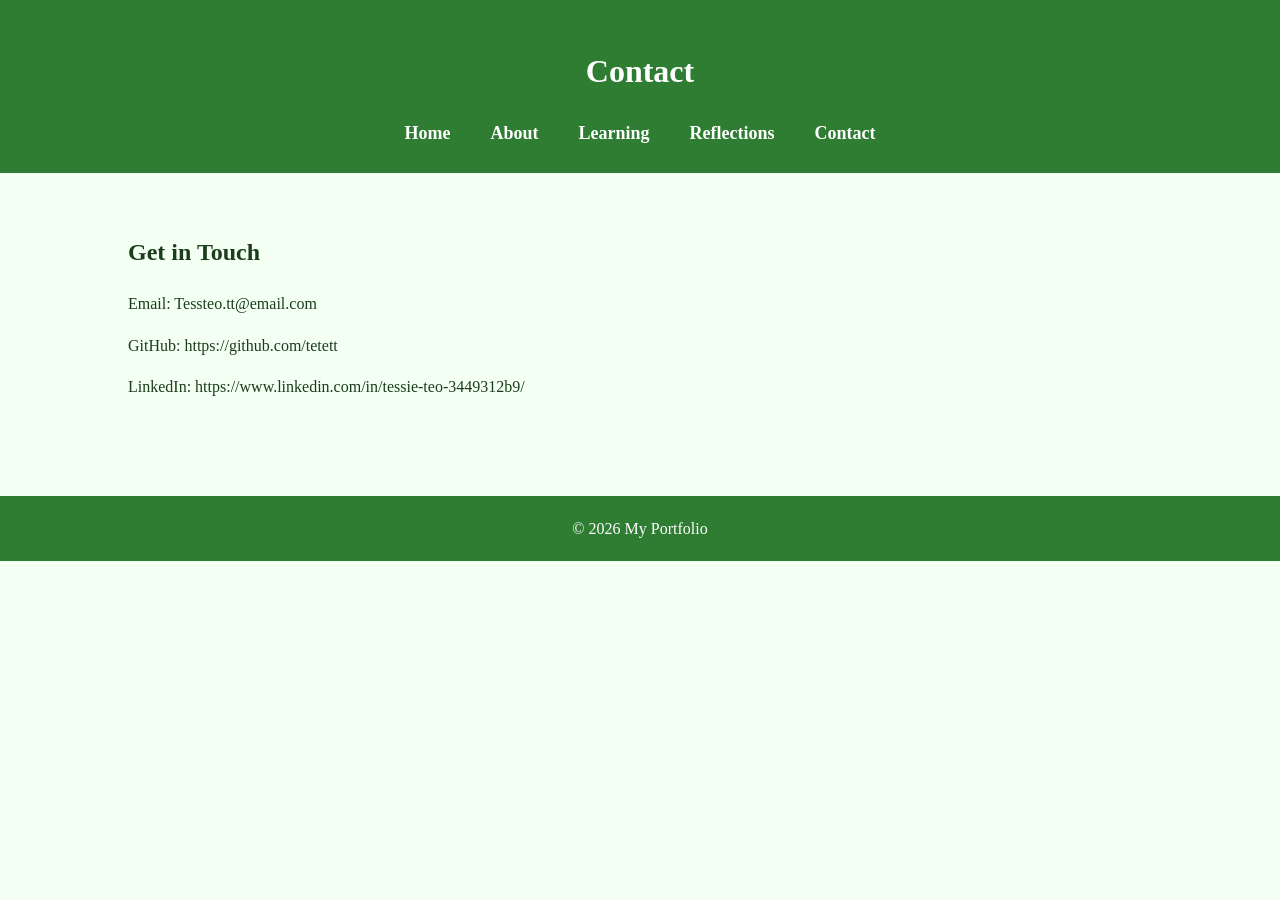
<file: podfodilo/contact.html>
<!DOCTYPE html>
<html lang="en">
<head>
<meta charset="UTF-8">
<meta name="viewport" content="width=device-width, initial-scale=1.0">
<title>Contact</title>
<link rel="stylesheet" href="style.css">
</head>

<body>

<header>

<h1>Contact</h1>

<nav>
<a href="index.html">Home</a>
<a href="about.html">About</a>
<a href="learning.html">Learning</a>
<a href="reflections.html">Reflections</a>
<a href="contact.html">Contact</a>
</nav>

</header>

<div class="container">

<h2>Get in Touch</h2>

<p>Email: Tessteo.tt@email.com</p>

<p>GitHub: https://github.com/tetett</p>

<p>LinkedIn: https://www.linkedin.com/in/tessie-teo-3449312b9/</p>

</div>

<footer>
© 2026 My Portfolio
</footer>

</body>
</html>
</file>
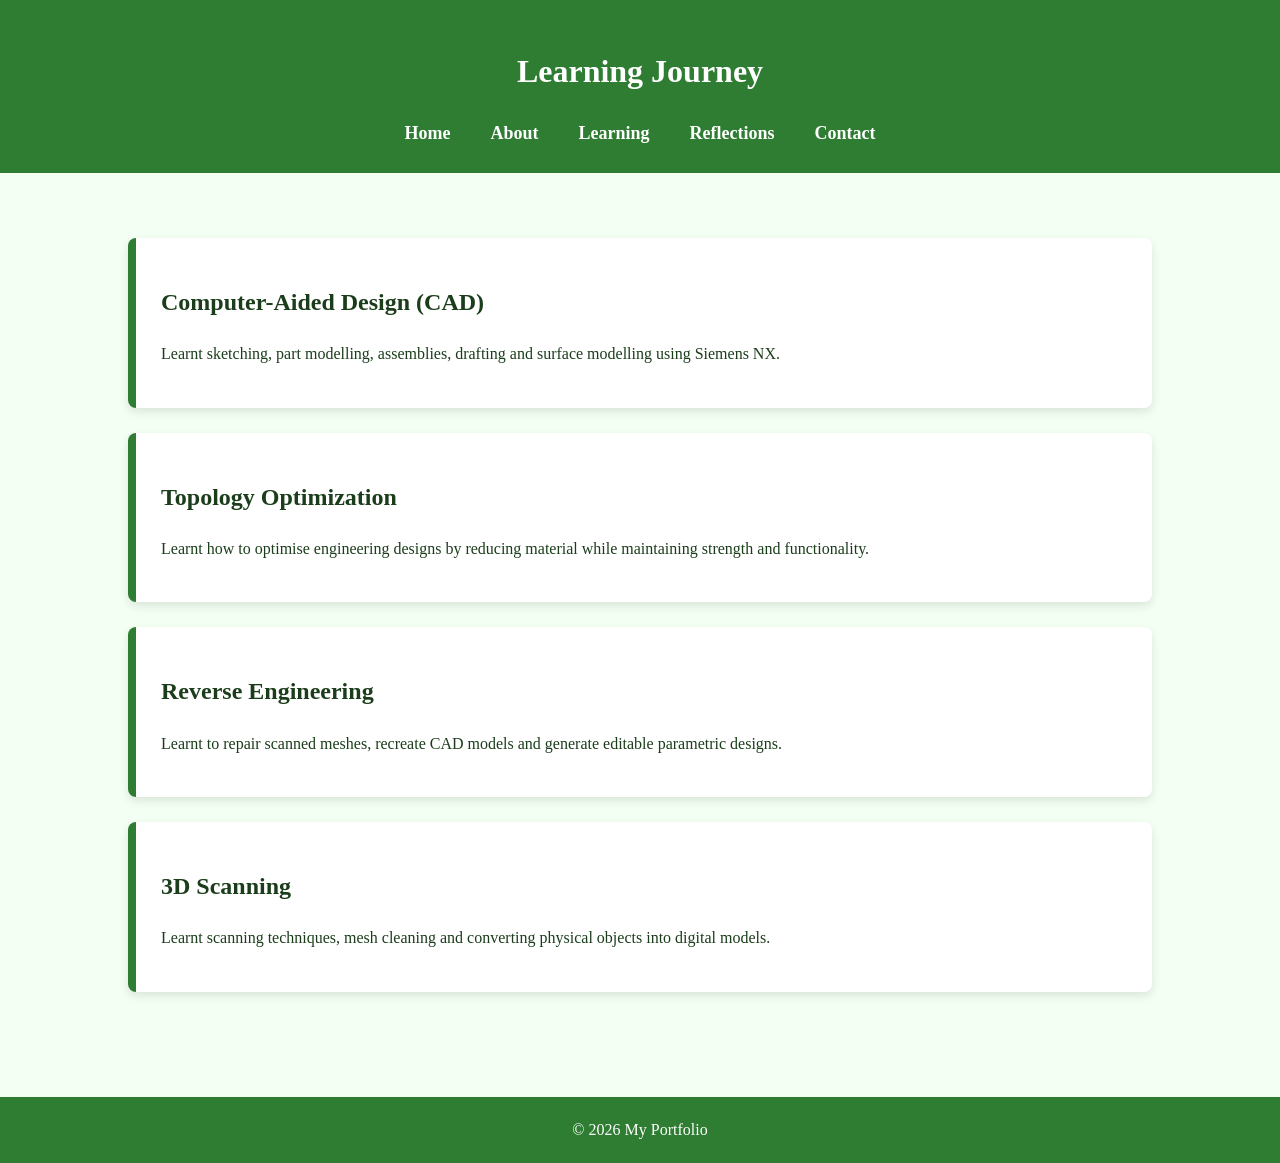
<file: podfodilo/learning.html>
<!DOCTYPE html>
<html lang="en">
<head>
<meta charset="UTF-8">
<meta name="viewport" content="width=device-width, initial-scale=1.0">
<title>Learning</title>
<link rel="stylesheet" href="style.css">
</head>

<body>

<header>

<h1>Learning Journey</h1>

<nav>
<a href="index.html">Home</a>
<a href="about.html">About</a>
<a href="learning.html">Learning</a>
<a href="reflections.html">Reflections</a>
<a href="contact.html">Contact</a>
</nav>

</header>

<div class="container">

<div class="card">
<h2>Computer-Aided Design (CAD)</h2>

<p>
Learnt sketching, part modelling, assemblies, drafting and surface
modelling using Siemens NX.
</p>
</div>

<div class="card">
<h2>Topology Optimization</h2>

<p>
Learnt how to optimise engineering designs by reducing material while
maintaining strength and functionality.
</p>
</div>

<div class="card">
<h2>Reverse Engineering</h2>

<p>
Learnt to repair scanned meshes, recreate CAD models and generate
editable parametric designs.
</p>
</div>

<div class="card">
<h2>3D Scanning</h2>

<p>
Learnt scanning techniques, mesh cleaning and converting physical
objects into digital models.
</p>
</div>

</div>

<footer>
© 2026 My Portfolio
</footer>

</body>
</html>
</file>
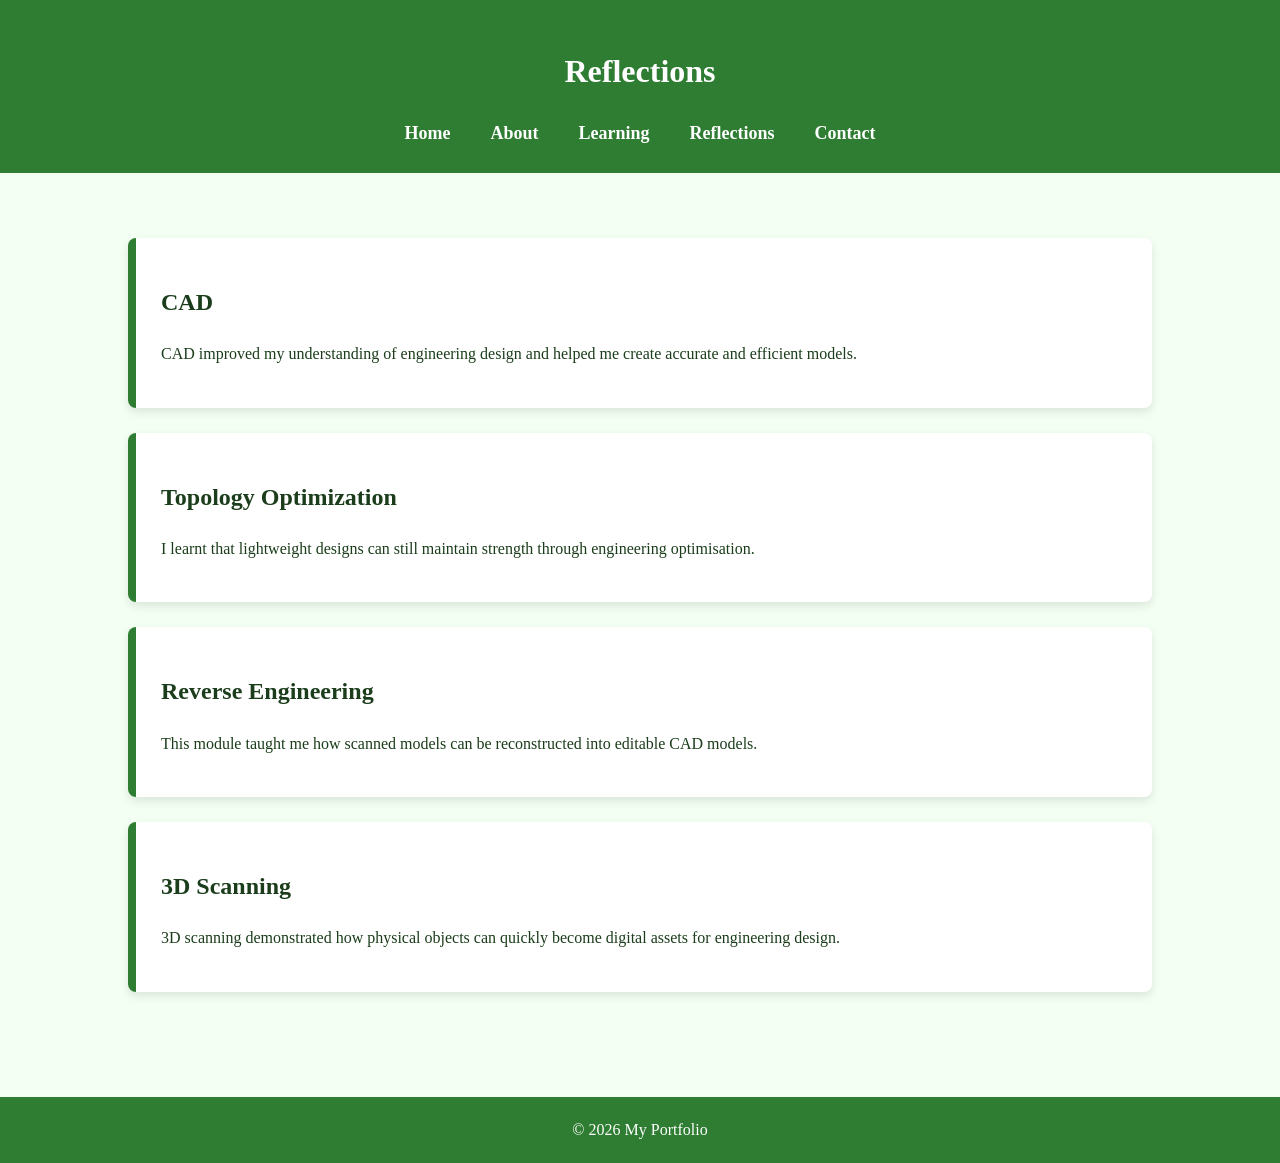
<file: podfodilo/reflections.html>
<!DOCTYPE html>
<html lang="en">
<head>
<meta charset="UTF-8">
<meta name="viewport" content="width=device-width, initial-scale=1.0">
<title>Reflections</title>
<link rel="stylesheet" href="style.css">
</head>

<body>

<header>

<h1>Reflections</h1>

<nav>
<a href="index.html">Home</a>
<a href="about.html">About</a>
<a href="learning.html">Learning</a>
<a href="reflections.html">Reflections</a>
<a href="contact.html">Contact</a>
</nav>

</header>

<div class="container">

<div class="card">
<h2>CAD</h2>

<p>
CAD improved my understanding of engineering design and helped me create
accurate and efficient models.
</p>
</div>

<div class="card">
<h2>Topology Optimization</h2>

<p>
I learnt that lightweight designs can still maintain strength through
engineering optimisation.
</p>
</div>

<div class="card">
<h2>Reverse Engineering</h2>

<p>
This module taught me how scanned models can be reconstructed into
editable CAD models.
</p>
</div>

<div class="card">
<h2>3D Scanning</h2>

<p>
3D scanning demonstrated how physical objects can quickly become digital
assets for engineering design.
</p>
</div>

</div>

<footer>
© 2026 My Portfolio
</footer>

</body>
</html>
</file>
<file: style.css>
/* General Page */
body{
    font-family: "Times New Roman", Times, serif;
    margin:0;
    background:#f4fff4;
    color:#1b3d1b;
    line-height:1.6;
}

/* Header */
header{
    background:#2e7d32;
    color:white;
    text-align:center;
    padding:25px;
}

/* images */
.full-image{
    width:100%;
    height:auto;
    display:block;
    border-radius:6px;
}

/* two images per row */
.card{
    display:grid;
    grid-template-columns:1fr 1fr;
    gap:15px;
}

.card h2{
    grid-column:1 / -1;   /* heading takes the full row */
    margin:0;
}

.card p:empty{
    display:none;         /* hides the empty <p> from your stray </p> tags */
}
/* Navigation */
nav{
    margin-top:15px;
}

nav a{
    color:white;
    text-decoration:none;
    margin:0 18px;
    font-size:18px;
    font-weight:bold;
}

nav a:hover{
    color:#c8e6c9;
}

/* Hero Section */
.hero{
    text-align:center;
    padding:80px 20px;
    background:#e8f5e9;
}

.hero h2{
    font-size:42px;
    color:#1b5e20;
}

.hero p{
    font-size:20px;
    width:70%;
    margin:auto;
}

/* Main Content */
.container{
    width:80%;
    margin:auto;
    padding:40px 20px;
}

/* Cards */
.card{
    background:white;
    border-left:8px solid #2e7d32;
    padding:25px;
    margin:25px 0;
    border-radius:8px;
    box-shadow:0 4px 10px rgba(0,0,0,0.1);
}


/* Profile Picture */
.profile{
    display:block;
    margin:20px auto;
    width:220px;
    border-radius:50%;
    border:5px solid #2e7d32;
}

/* Buttons */
.button{
    display:inline-block;
    margin-top:25px;
    background:#2e7d32;
    color:white;
    padding:12px 28px;
    text-decoration:none;
    border-radius:5px;
    font-size:18px;
}

.button:hover{
    background:#1b5e20;
}

/* Footer */
footer{
    background:#2e7d32;
    color:white;
    text-align:center;
    padding:20px;
    margin-top:40px;
}
</file>
<file: podfodilo/style.css>
/* General Page */
body{
    font-family: "Times New Roman", Times, serif;
    margin:0;
    background:#f4fff4;
    color:#1b3d1b;
    line-height:1.6;
}

/* Header */
header{
    background:#2e7d32;
    color:white;
    text-align:center;
    padding:25px;
}

/* Navigation */
nav{
    margin-top:15px;
}

nav a{
    color:white;
    text-decoration:none;
    margin:0 18px;
    font-size:18px;
    font-weight:bold;
}

nav a:hover{
    color:#c8e6c9;
}

/* Hero Section */
.hero{
    text-align:center;
    padding:80px 20px;
    background:#e8f5e9;
}

.hero h2{
    font-size:42px;
    color:#1b5e20;
}

.hero p{
    font-size:20px;
    width:70%;
    margin:auto;
}

/* Main Content */
.container{
    width:80%;
    margin:auto;
    padding:40px 20px;
}

/* Cards */
.card{
    background:white;
    border-left:8px solid #2e7d32;
    padding:25px;
    margin:25px 0;
    border-radius:8px;
    box-shadow:0 4px 10px rgba(0,0,0,0.1);
}

/* Images */
.card img{
    width:100%;
    max-height:250px;
    object-fit:cover;
    border-radius:8px;
    margin-bottom:15px;
}

/* Profile Picture */
.profile{
    display:block;
    margin:20px auto;
    width:220px;
    border-radius:50%;
    border:5px solid #2e7d32;
}

/* Buttons */
.button{
    display:inline-block;
    margin-top:25px;
    background:#2e7d32;
    color:white;
    padding:12px 28px;
    text-decoration:none;
    border-radius:5px;
    font-size:18px;
}

.button:hover{
    background:#1b5e20;
}

/* Footer */
footer{
    background:#2e7d32;
    color:white;
    text-align:center;
    padding:20px;
    margin-top:40px;
}
</file>
